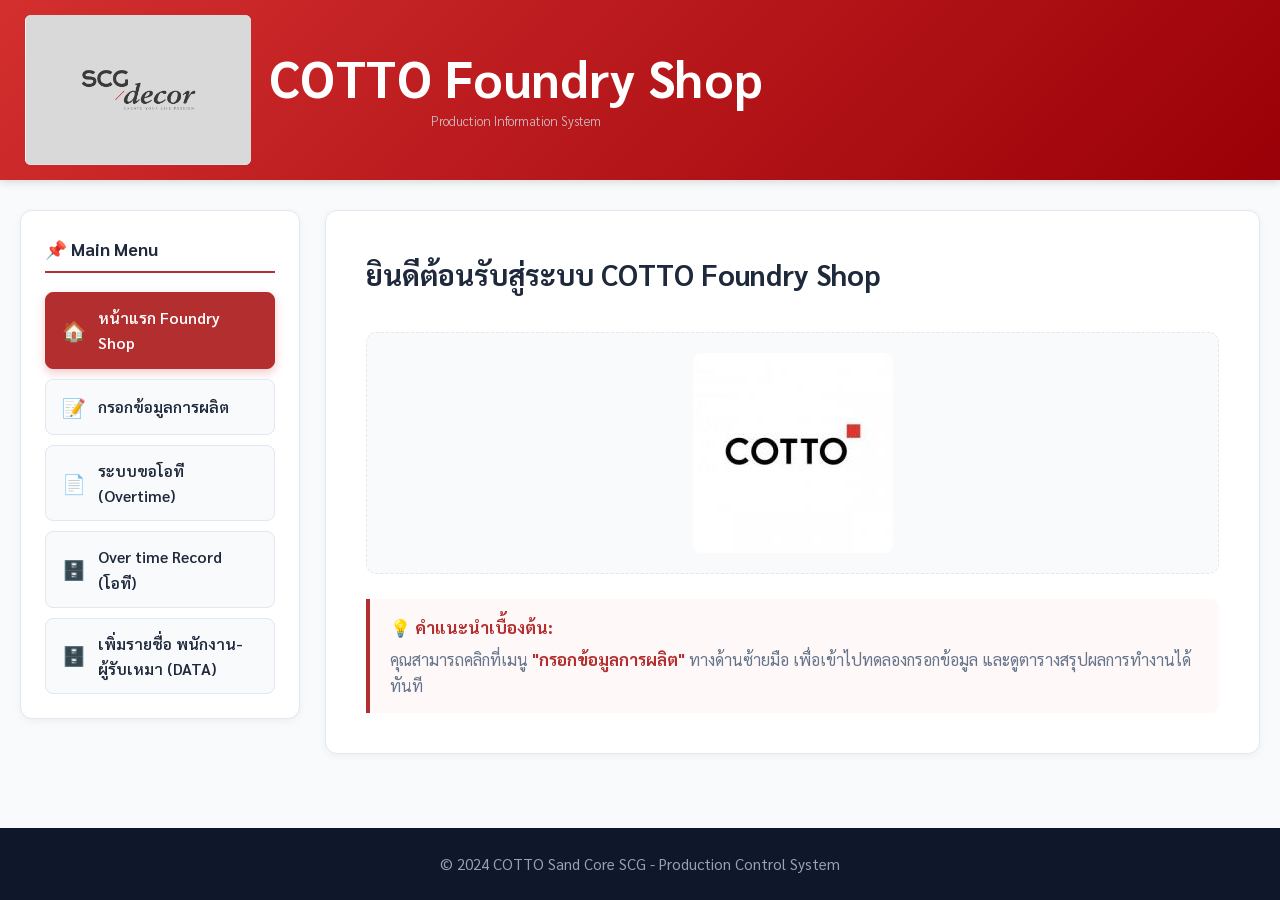
<file: index.html>
<!DOCTYPE html>
<html lang="th">

<head>
    <meta charset="UTF-8">
    <meta name="viewport" content="width=device-width, initial-scale=1.0">
    <title>COTTO Forming - หน้าหลัก</title>

    <!-- นำเข้าฟอนต์ Google Font (Sarabun) -->
    <link href="https://fonts.googleapis.com/css2?family=Sarabun:wght@300;400;500;600;700&display=swap" rel="stylesheet">
    
    <!-- เชื่อมโยงไฟล์ CSS -->
    <link rel="stylesheet" href="Index.css">

    <!-- สไตล์จัดวาง Logo และ Header (นำไปใส่ไว้ใน Index.css ได้เช่นกันครับ) -->
    <style>
        .main-header {
            background-color: #26364d;
            color: white;
            padding: 15px 25px;
            box-shadow: 0 2px 8px rgba(0,0,0,0.15);
        }

        .header-content {
            display: flex;
            align-items: center;
            gap: 18px; /* ระยะห่างระหว่างโลโก้กับข้อความ */
            max-width: 11200px;
            margin: 0 auto;
        }

        .header-logo {
            height: 150px; /* ปรับขนาดความสูงโลโก้ */
            width: auto;
            border-radius: 6px;
            background: #fff; /* ใส่พื้นหลังขาวให้โลโก้เด่นชัดขึ้น */
            padding: 0px 0px;
            object-fit: contain;
        }

        .header-text h2 {
            margin: 0;
            font-size: 50px;
            align-items: center;
            font-weight: 7000;
            line-height: 1.2;
            color: #ffffff;
        }

        .header-text p {
            margin: 3px 0 0 0;
            font-size: 13px;
            color: #d1d5db;
            font-weight: 300;
        }

        @media (max-width: 600px) {
            .header-content {
                flex-direction: column;
                text-align: center;
                gap: 8px;
            }
        }
    </style>
</head>

<body>

    <!-- HEADER -->
    <header class="main-header">
        <div class="header-content">
            <!-- โลโก้ SCG Decor ด้านซ้าย -->
            <img src="logo-social.jpg" alt="SCG Decor Logo" class="header-logo">
            
            <!-- ข้อความหัวเว็บ ด้านขวา -->
            <div class="header-text">
                <h2>COTTO Foundry Shop</h2>
                <p>Production Information System</p>
            </div>
        </div>
    </header>

    <!-- MAIN CONTAINER -->
    <section class="main-container">

        <!-- MENU (NAV) -->
        <nav class="sidebar-nav">
            <div class="menu-title">📌 Main Menu</div>
            <ul class="nav-list">
                <li>
                    <a href="index.html" class="nav-link active">
                        <span class="icon">🏠</span>
                        <span>หน้าแรก Foundry Shop</span>
                    </a>
                </li>
                <li>
                    <a href="Position.html" class="nav-link">
                        <span class="icon">📝</span>
                        <span>กรอกข้อมูลการผลิต</span>
                    </a>
                </li>
                <li>
                    <a href="กรอกชื่อ.html" class="nav-link">
                        <span class="icon">📄</span>
                        <span>ระบบขอโอที (Overtime)</span>
                    </a>
                </li>
                <li>
                    <a href="บันทึกข้อมูล.html" class="nav-link">
                        <span class="icon">🗄️</span>
                        <span>Over time Record (โอที)</span>
                    </a>
                </li>
                <li>
                    <a href="เพิ่มข้อมูลรายชื่อ.html" class="nav-link">
                        <span class="icon">🗄️</span>
                        <span>เพิ่มรายชื่อ พนักงาน-ผู้รับเหมา (DATA)</span>
                    </a>
                </li>
            </ul>
        </nav>

        <!-- ARTICLE (CONTENT AREA) -->
        <article class="content-area">
            <div class="welcome-card">
                <h1>ยินดีต้อนรับสู่ระบบ COTTO Foundry Shop</h1>
                
                <div class="logo-wrapper">
                    <img src="logo_cotto.jpg" alt="COTTO Sand Core - ภาพจำลองระบบ">
                </div>

                <div class="info-box">
                    <strong>💡 คำแนะนำเบื้องต้น:</strong> 
                    <p>คุณสามารถคลิกที่เมนู <strong>"กรอกข้อมูลการผลิต"</strong> ทางด้านซ้ายมือ เพื่อเข้าไปทดลองกรอกข้อมูล และดูตารางสรุปผลการทำงานได้ทันที</p>
                </div>
            </div>
        </article>

    </section>

    <!-- FOOTER -->
    <footer class="main-footer">
        <p>© 2024 COTTO Sand Core SCG - Production Control System</p>
    </footer>

</body>

</html>
</file>
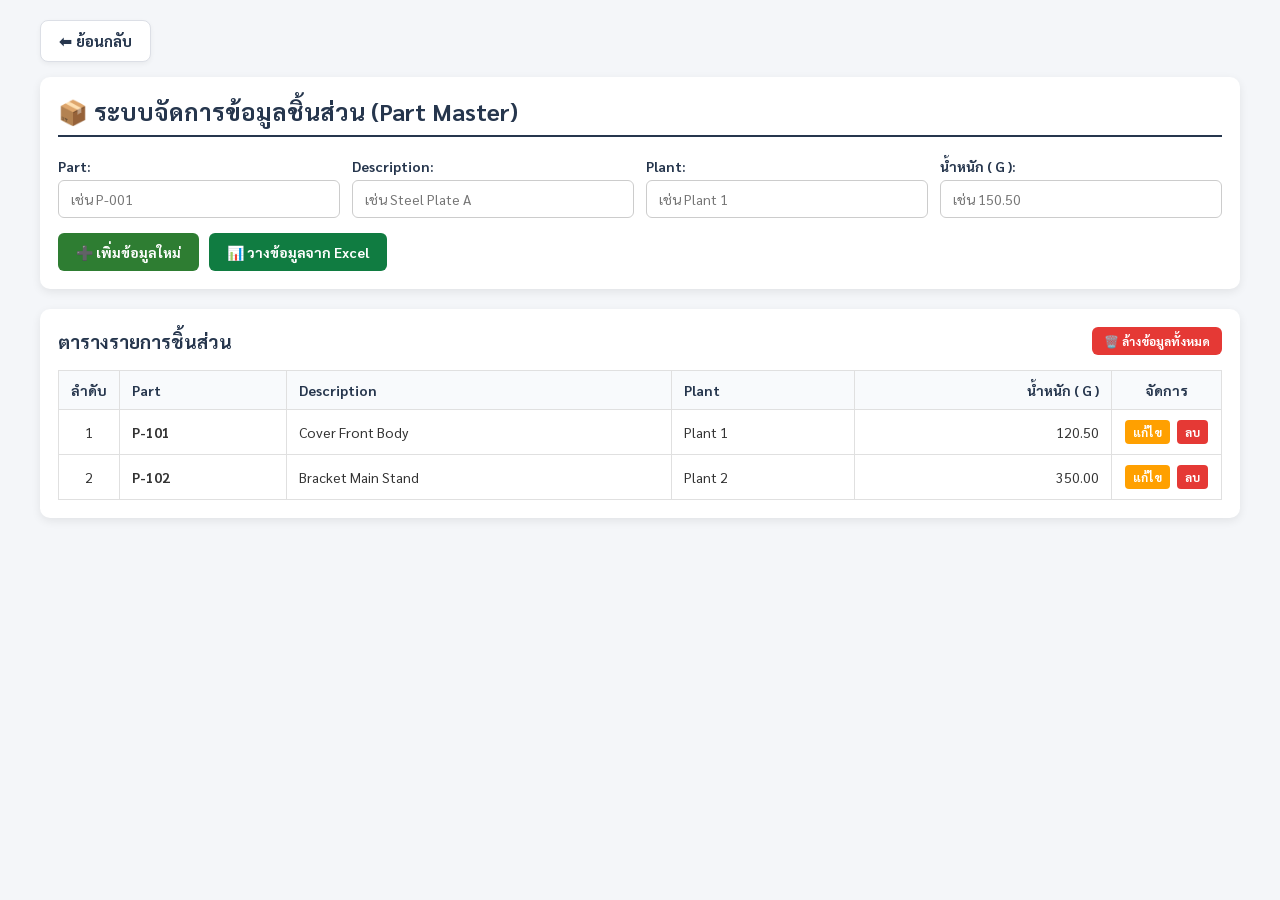
<file: Core Part.html>
<!DOCTYPE html>
<html lang="th">
<head>
    <meta charset="UTF-8">
    <meta name="viewport" content="width=device-width, initial-scale=1.0">
    <title>จัดการข้อมูลชิ้นส่วน (Part Master)</title>
    <link href="https://fonts.googleapis.com/css2?family=Sarabun:wght@300;400;600;700&display=swap" rel="stylesheet">
    <style>
        * { box-sizing: border-box; font-family: 'Sarabun', sans-serif; }
        body { background: #f4f6f9; margin: 0; padding: 20px; color: #333; }
        .container { max-width: 1200px; margin: 0 auto; }
        
        .card { 
            background: white; 
            padding: 20px; 
            border-radius: 12px; 
            box-shadow: 0 4px 10px rgba(0,0,0,0.05); 
            margin-bottom: 20px; 
        }
        
        h2 { margin-top: 0; color: #26364d; border-bottom: 2px solid #26364d; padding-bottom: 8px; }

        .form-grid { 
            display: grid; 
            grid-template-columns: repeat(auto-fit, minmax(200px, 1fr)); 
            gap: 12px; 
            margin-bottom: 15px; 
        }

        .form-group { display: flex; flex-direction: column; }
        label { font-weight: bold; margin-bottom: 5px; font-size: 14px; color: #26364d; }
        input { padding: 9px 12px; border: 1px solid #ccc; border-radius: 6px; font-size: 14px; }
        input:focus { border-color: #26364d; outline: none; }

        .btn-group { display: flex; gap: 10px; flex-wrap: wrap; }
        .btn { 
            border: none; 
            padding: 10px 18px; 
            border-radius: 6px; 
            cursor: pointer; 
            font-weight: bold; 
            font-size: 14px; 
            transition: 0.2s;
            display: inline-flex;
            align-items: center;
            gap: 6px;
        }
        
        .btn-add { background: #2e7d32; color: white; }
        .btn-add:hover { background: #1b5e20; }
        
        .btn-excel { background: #107c41; color: white; }
        .btn-excel:hover { background: #0b582e; }

        .btn-cancel { background: #757575; color: white; display: none; }
        .btn-cancel:hover { background: #616161; }

        /* Excel Paste Area */
        .excel-box {
            display: none;
            background: #f0fdf4;
            border: 2px dashed #107c41;
            padding: 15px;
            border-radius: 8px;
            margin-top: 15px;
        }
        .excel-box textarea {
            width: 100%;
            height: 120px;
            padding: 10px;
            border: 1px solid #ccc;
            border-radius: 6px;
            font-family: monospace;
            font-size: 13px;
            margin-bottom: 10px;
            resize: vertical;
        }
        .top-bar { display: flex; justify-content: space-between; margin-bottom: 15px; gap: 10px; flex-wrap: wrap; align-items: center; }

        .btn-link {
            background: #ffffff;
            color: #26364d;
            text-decoration: none;
            font-size: 0.95rem;
            font-weight: bold;
            padding: 10px 18px;
            border-radius: 8px;
            border: 1px solid #dcdfe6;
            box-shadow: 0 2px 5px rgba(0,0,0,0.05);
            transition: all 0.2s;
        }
        .btn-link:hover { background: #26364d; color: #ffffff; }

        .card {
            background: white;
            border-radius: 10px;
            padding: 18px;
            box-shadow: 0 3px 10px rgba(0,0,0,0.08);
            margin-bottom: 20px;
        }

        /* แถบควบคุมวันที่และปุ่มกด */
        .controls-bar {
            display: flex;
            justify-content: space-between;
            align-items: center;
            flex-wrap: wrap;
            gap: 15px;
            margin-bottom: 15px;
            background: #f8fafc;
            padding: 12px 15px;
            border-radius: 8px;
            border: 1px solid #e2e8f0;
        }

        /* Table */
        .table-wrapper { overflow-x: auto; margin-top: 15px; }
        table { width: 100%; border-collapse: collapse; min-width: 600px; background: white; }
        th, td { border: 1px solid #e0e0e0; padding: 10px 12px; font-size: 14px; }
        th { background: #f8fafc; color: #26364d; font-weight: bold; text-align: left; }
        th.center, td.center { text-align: center; }
        th.right, td.right { text-align: right; }
        
        tr:hover { background-color: #f1f5f9; }

        .btn-sm { padding: 4px 8px; font-size: 12px; border-radius: 4px; border: none; cursor: pointer; font-weight: bold; }
        .btn-edit { background: #ffa000; color: white; margin-right: 4px; }
        .btn-edit:hover { background: #ff8f00; }
        .btn-del { background: #e53935; color: white; }
        .btn-del:hover { background: #c62828; }
        
        .note { font-size: 12px; color: #666; margin-bottom: 8px; }
    </style>
</head>
<body>
<div class="container">
    <div class="top-bar">
        <a href="Position.html" class="btn-link">⬅ ย้อนกลับ</a>
    </div>
<div class="container">
    <div class="card">
        <h2>📦 ระบบจัดการข้อมูลชิ้นส่วน (Part Master)</h2>

        <!-- ฟอร์มเพิ่ม/แก้ไขข้อมูลทีละแถว -->
        <form id="partForm">
            <div class="form-grid">
                <div class="form-group">
                    <label>Part:</label>
                    <input type="text" id="partCode" required placeholder="เช่น P-001">
                </div>
                <div class="form-group">
                    <label>Description:</label>
                    <input type="text" id="partDesc" required placeholder="เช่น Steel Plate A">
                </div>
                <div class="form-group">
                    <label>Plant:</label>
                    <input type="text" id="partPlant" required placeholder="เช่น Plant 1">
                </div>
                <div class="form-group">
                    <label>น้ำหนัก ( G ):</label>
                    <input type="number" step="0.01" id="partWeight" required placeholder="เช่น 150.50">
                </div>
            </div>

            <div class="btn-group">
                <button type="submit" id="btnSubmit" class="btn btn-add">➕ เพิ่มข้อมูลใหม่</button>
                <button type="button" id="btnCancel" class="btn btn-cancel" onclick="cancelEdit()">❌ ยกเลิกแก้ไข</button>
                <button type="button" class="btn btn-excel" onclick="toggleExcelBox()">📊 วางข้อมูลจาก Excel</button>
            </div>
        </form>

        <!-- กล่องสำหรับ Copy/Paste จาก Excel -->
        <div id="excelBox" class="excel-box">
            <label style="color: #107c41;">📋 วางข้อมูลที่ก๊อปปี้มาจาก Excel (เรียงคอลัมน์: Part | Description | Plant | น้ำหนัก)</label>
            <p class="note">* ก๊อปปี้เซลล์จาก Excel แล้วกด Ctrl+V วางในช่องด้านล่างได้เลย ระบบจะแยกคอลัมน์ให้อัตโนมัติ</p>
            <textarea id="excelInput" placeholder="ตัวอย่างการวาง:&#10;P001	Steel Plate	Plant A	250&#10;P002	Rubber Ring	Plant B	12.5"></textarea>
            <button type="button" class="btn btn-excel" onclick="importExcelData()">💾 นำเข้าข้อมูลเข้าตาราง</button>
        </div>
    </div>

    <!-- ตารางแสดงข้อมูล -->
    <div class="card">
        <div style="display: flex; justify-content: space-between; align-items: center;">
            <h3 style="margin: 0; color: #26364d;">ตารางรายการชิ้นส่วน</h3>
            <button class="btn btn-del" style="padding: 6px 12px; font-size: 12px;" onclick="clearAllData()">🗑️ ล้างข้อมูลทั้งหมด</button>
        </div>
        
        <div class="table-wrapper">
            <table>
                <thead>
                    <tr>
                        <th style="width: 50px;" class="center">ลำดับ</th>
                        <th>Part</th>
                        <th>Description</th>
                        <th>Plant</th>
                        <th class="right">น้ำหนัก ( G )</th>
                        <th style="width: 110px;" class="center">จัดการ</th>
                    </tr>
                </thead>
                <tbody id="dataTable">
                    <!-- ข้อมูลจะถูกโหลดใส่ที่นี่ -->
                </tbody>
            </table>
        </div>
    </div>
</div>

<script>
    let editIndex = -1;

    // โหลดข้อมูลจาก LocalStorage หรือตั้งค่าเริ่มต้น
    let partsData = JSON.parse(localStorage.getItem('parts_master_data')) || [
        { part: 'P-101', desc: 'Cover Front Body', plant: 'Plant 1', weight: 120.5 },
        { part: 'P-102', desc: 'Bracket Main Stand', plant: 'Plant 2', weight: 350.0 }
    ];

    // ฟังก์ชันแสดงผลตาราง
    function renderTable() {
        const tbody = document.getElementById('dataTable');
        
        if (partsData.length === 0) {
            tbody.innerHTML = `<tr><td colspan="6" class="center" style="color:#888; padding: 20px;">ไม่มีข้อมูลในระบบ</td></tr>`;
            return;
        }

        tbody.innerHTML = partsData.map((item, index) => `
            <tr>
                <td class="center">${index + 1}</td>
                <td><strong>${escapeHtml(item.part)}</strong></td>
                <td>${escapeHtml(item.desc)}</td>
                <td>${escapeHtml(item.plant)}</td>
                <td class="right">${parseFloat(item.weight).toLocaleString('th-TH', { minimumFractionDigits: 2, maximumFractionDigits: 2 })}</td>
                <td class="center">
                    <button class="btn-sm btn-edit" onclick="editData(${index})">แก้ไข</button>
                    <button class="btn-sm btn-del" onclick="deleteData(${index})">ลบ</button>
                </td>
            </tr>
        `).join('');

        // บันทึกลง LocalStorage
        localStorage.setItem('parts_master_data', JSON.stringify(partsData));
    }

    // ฟังก์ชันป้องกัน XSS
    function escapeHtml(text) {
        if (!text) return '';
        return text.toString().replace(/&/g, "&amp;").replace(/</g, "&lt;").replace(/>/g, "&gt;").replace(/"/g, "&quot;");
    }

    // บันทึก หรือ อัปเดตข้อมูล single row
    document.getElementById('partForm').onsubmit = function(e) {
        e.preventDefault();
        
        const newData = {
            part: document.getElementById('partCode').value.trim(),
            desc: document.getElementById('partDesc').value.trim(),
            plant: document.getElementById('partPlant').value.trim(),
            weight: parseFloat(document.getElementById('partWeight').value) || 0
        };

        if (editIndex === -1) {
            partsData.push(newData);
        } else {
            partsData[editIndex] = newData;
            cancelEdit();
        }

        this.reset();
        renderTable();
    };

    // เข้าสู่โหมดแก้ไขข้อมูล
    function editData(index) {
        editIndex = index;
        const item = partsData[index];

        document.getElementById('partCode').value = item.part;
        document.getElementById('partDesc').value = item.desc;
        document.getElementById('partPlant').value = item.plant;
        document.getElementById('partWeight').value = item.weight;

        const btnSubmit = document.getElementById('btnSubmit');
        btnSubmit.textContent = '💾 อัปเดตข้อมูล';
        btnSubmit.style.backgroundColor = '#1976d2';
        document.getElementById('btnCancel').style.display = 'inline-flex';

        window.scrollTo({ top: 0, behavior: 'smooth' });
    }

    // ยกเลิกการแก้ไข
    function cancelEdit() {
        editIndex = -1;
        document.getElementById('partForm').reset();
        
        const btnSubmit = document.getElementById('btnSubmit');
        btnSubmit.textContent = '➕ เพิ่มข้อมูลใหม่';
        btnSubmit.style.backgroundColor = '#2e7d32';
        document.getElementById('btnCancel').style.display = 'none';
    }

    // ลบข้อมูลทีละรายการ
    function deleteData(index) {
        if (confirm('คุณต้องการลบรายการนี้ใช่หรือไม่?')) {
            if (editIndex === index) cancelEdit();
            partsData.splice(index, 1);
            renderTable();
        }
    }

    // เปิด/ปิดกล่องวาง Excel
    function toggleExcelBox() {
        const box = document.getElementById('excelBox');
        box.style.display = (box.style.display === 'block') ? 'none' : 'block';
    }

    // นำเข้าข้อมูลจากการวาง (Paste) แถวของ Excel
    function importExcelData() {
        const text = document.getElementById('excelInput').value.trim();
        if (!text) {
            alert('กรุณาวางข้อมูลจาก Excel ในช่องก่อนกดนำเข้า');
            return;
        }

        const lines = text.split('\n');
        let importedCount = 0;

        lines.forEach(line => {
            if (!line.trim()) return;
            
            // แยกคอลัมน์ด้วย Tab (\t) ซึ่งเป็นรูปแบบมาตรฐานการ Copy จาก Excel
            const cols = line.split('\t');

            if (cols.length >= 1 && cols[0].trim() !== '') {
                partsData.push({
                    part: cols[0] ? cols[0].trim() : '',
                    desc: cols[1] ? cols[1].trim() : '',
                    plant: cols[2] ? cols[2].trim() : '',
                    weight: cols[3] ? (parseFloat(cols[3].replace(/,/g, '').trim()) || 0) : 0
                });
                importedCount++;
            }
        });

        if (importedCount > 0) {
            alert(`นำเข้าข้อมูลเรียบร้อยแล้วจำนวน ${importedCount} รายการ`);
            document.getElementById('excelInput').value = '';
            toggleExcelBox();
            renderTable();
        } else {
            alert('ไม่สามารถนำเข้าข้อมูลได้ กรุณาตรวจสอบรูปแบบข้อมูล');
        }
    }

    // ล้างข้อมูลทั้งหมด
    function clearAllData() {
        if (confirm('คำเตือน: คุณต้องการลบข้อมูลทั้งหมดในตารางใช่หรือไม่?')) {
            partsData = [];
            cancelEdit();
            renderTable();
        }
    }

    // แสดงผลครั้งแรก
    renderTable();
</script>

</body>
</html>
</file>
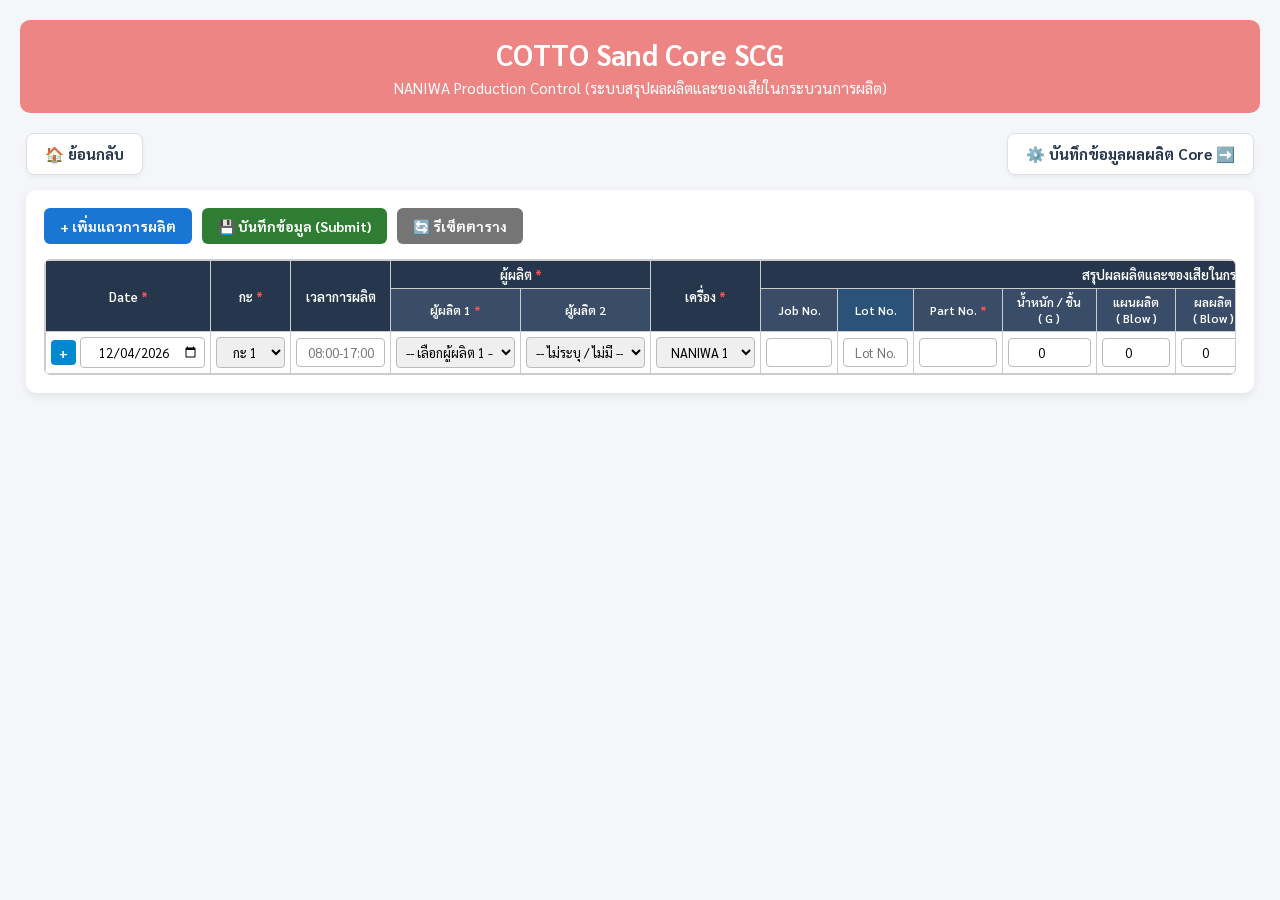
<file: core_record.html>
<!DOCTYPE html>
<html lang="th">

<head>
    <meta charset="UTF-8">
    <meta name="viewport" content="width=device-width, initial-scale=1.0">
    <title>NANIWA Production Control</title>
    <link href="https://fonts.googleapis.com/css2?family=Sarabun:wght@300;400;600;700&display=swap" rel="stylesheet">

    <style>
        * { box-sizing: border-box; font-family: 'Sarabun', sans-serif; }
        body { margin: 0; padding: 20px; background: #f4f6f9; color: #222; }

        header {
            background: #ed8585;
            color: white;
            padding: 15px 20px;
            text-align: center;
            border-radius: 10px;
            margin-bottom: 20px;
        }
        header h1 { margin: 0; font-size: 1.8rem; }
        header p { margin: 5px 0 0; font-size: 0.95rem; }

        .container { width: 99%; max-width: 1800px; margin: 0 auto; }

        .top-bar {
            display: flex;
            justify-content: space-between;
            align-items: center;
            margin-bottom: 15px;
            gap: 10px;
            flex-wrap: wrap;
        }

        .btn-link {
            background: #ffffff;
            color: #26364d;
            text-decoration: none;
            font-size: 0.95rem;
            font-weight: bold;
            padding: 10px 18px;
            border-radius: 8px;
            border: 1px solid #dcdfe6;
            box-shadow: 0 2px 5px rgba(0,0,0,0.05);
            transition: all 0.2s;
        }
        .btn-link:hover { background: #26364d; color: #ffffff; }

        .card {
            background: white;
            border-radius: 10px;
            padding: 18px;
            box-shadow: 0 3px 10px rgba(0,0,0,0.08);
            margin-bottom: 20px;
        }

        .button-area {
            display: flex;
            gap: 10px;
            margin-bottom: 15px;
            flex-wrap: wrap;
        }

        button {
            border: none;
            border-radius: 6px;
            padding: 9px 16px;
            cursor: pointer;
            font-size: 14px;
            font-weight: bold;
            transition: 0.2s;
        }
        .btn-add { background: #1976d2; color: white; }
        .btn-add:hover { background: #115293; }
        .btn-submit { background: #2e7d32; color: white; }
        .btn-submit:hover { background: #1b5e20; }
        .btn-reset { background: #757575; color: white; }
        .btn-reset:hover { background: #545454; }

        /* ปุ่ม + คัดลอกหน้าวันที่ */
        .btn-copy { 
            background: #0288d1; 
            color: white; 
            padding: 4px 8px; 
            font-size: 13px; 
            font-weight: bold;
            border-radius: 4px;
            cursor: pointer;
            flex-shrink: 0;
        }
        .btn-copy:hover { background: #01579b; }

        .btn-delete { background: #e53935; color: white; padding: 4px 8px; font-size: 12px; }
        .btn-delete:hover { background: #b71c1c; }

        /* จัดระเบียบเซลล์ที่มีปุ่ม + กับ วันที่ */
        .date-cell-container {
            display: flex;
            align-items: center;
            gap: 4px;
        }

        .table-wrapper { width: 100%; overflow-x: auto; border: 1px solid #ccc; border-radius: 6px; }
        table { width: 100%; min-width: 2500px; border-collapse: collapse; font-size: 13px; }
        
        th, td { border: 1px solid #ccc; padding: 5px; text-align: center; white-space: nowrap; }
        th { background: #26364d; color: white; font-weight: 600; }
        th.sub-head { background: #3a4d68; font-size: 12px; }
        
        tbody tr:nth-child(even) { background: #f9fbfd; }
        tbody tr:hover { background: #f0f4f9; }

        input, select {
            width: 100%;
            padding: 5px;
            border: 1px solid #bbb;
            border-radius: 4px;
            font-size: 13px;
            text-align: center;
        }
        input:focus, select:focus { outline: none; border-color: #1976d2; background-color: #fffff0; }
        input[readonly] { background-color: #f0f0f0; cursor: not-allowed; font-weight: bold; }

        .text-left { text-align: left !important; }
        .bad-text { color: #d32f2f; font-weight: bold; }
        .required-star { color: #ff5252; font-weight: bold; }
    </style>
</head>

<body>

    <header>
        <h1>COTTO Sand Core SCG</h1>
        <p>NANIWA Production Control (ระบบสรุปผลผลิตและของเสียในกระบวนการผลิต)</p>
    </header>

    <div class="container">
        <div class="top-bar">
            <a href="Position.html" class="btn-link">🏠 ย้อนกลับ</a>
            <a href="ข้อมูล Core.html" class="btn-link">⚙️ บันทึกข้อมูลผลผลิต Core ➡️</a>
        </div>

        <div class="card">
            <div class="button-area">
                <button class="btn-add" onclick="addRow()">+ เพิ่มแถวการผลิต</button>
                <button class="btn-submit" onclick="submitData()">💾 บันทึกข้อมูล (Submit)</button>
                <button class="btn-reset" onclick="resetTable()">🔄 รีเซ็ตตาราง</button>
            </div>

            <div class="table-wrapper">
                <table>
                    <thead>
                        <!-- หัวข้อหลัก (แถวที่ 1) -->
                        <tr>
                            <th rowspan="2" style="width: 140px;">Date <span class="required-star">*</span></th>
                            <th rowspan="2" style="width: 80px;">กะ <span class="required-star">*</span></th>
                            <th rowspan="2" style="width: 100px;">เวลาการผลิต</th>
                            <th colspan="2">ผู้ผลิต <span class="required-star">*</span></th>
                            <th rowspan="2" style="width: 110px;">เครื่อง <span class="required-star">*</span></th>
                            <th colspan="11">สรุปผลผลิตและของเสียในกระบวนการผลิต</th>
                            <th colspan="3">การตั้งค่าการผลิต</th>
                            <th colspan="5">การควบคุมการใช้วัตถุดิบ</th>
                            <th colspan="3">การควบคุมล็อตวัตถุดิบ</th>
                            <th rowspan="2" style="width: 60px;">ลบ</th>
                        </tr>
                        <!-- หัวข้อย่อย (แถวที่ 2) -->
                        <tr>
                            <!-- ผู้ผลิต -->
                            <th class="sub-head" style="width: 130px;">ผู้ผลิต 1 <span class="required-star">*</span></th>
                            <th class="sub-head" style="width: 130px;">ผู้ผลิต 2</th>

                            <!-- สรุปผลผลิต -->
                            <th class="sub-head">Job No.</th>
                            <th class="sub-head" style="background:#2b5278;">Lot No.</th>
                            <th class="sub-head">Part No. <span class="required-star">*</span></th>
                            <th class="sub-head">น้ำหนัก / ชิ้น<br>( G )</th>
                            <th class="sub-head">แผนผลิต<br>( Blow )</th>
                            <th class="sub-head">ผลผลิต<br>( Blow )</th>
                            <th class="sub-head">ผลผลิต<br>( Pcs. )</th>
                            <th class="sub-head">งานดี<br>( Blow )</th>
                            <th class="sub-head">งานดี<br>( Pcs. ) <span class="required-star">*</span></th>
                            <th class="sub-head">งานเสีย<br>( Pcs. ) <span class="required-star">*</span></th>
                            <th class="sub-head">งานเสีย<br>( % )</th>
                            
                            <!-- การตั้งค่าการผลิต -->
                            <th class="sub-head">อุณหภูมิ<br>แม่พิมพ์ ( C )</th>
                            <th class="sub-head">เวลาอบ<br>( Sec. )</th>
                            <th class="sub-head">แรงดันลม<br>( Mpa. )</th>
                            
                            <!-- การควบคุมการใช้วัตถุดิบ -->
                            <th class="sub-head">ทราย<br>( Kg. )</th>
                            <th class="sub-head">เรซิ่น<br>( G. )</th>
                            <th class="sub-head">ฮาร์ดเดน<br>เนอร์ ( G. )</th>
                            <th class="sub-head">% เรซิ่น<br>( % )</th>
                            <th class="sub-head">ความแข็ง<br>( Kg./f. )</th>

                            <!-- การควบคุมล็อตวัตถุดิบ -->
                            <th class="sub-head">ทราย</th>
                            <th class="sub-head">เรซิ่น</th>
                            <th class="sub-head">ฮาร์ดเดนเนอร์</th>
                        </tr>
                    </thead>

                    <tbody id="productionTableBody"></tbody>
                </table>
            </div>
        </div>
    </div>

    <script>
        // 1. ดึงข้อมูลรายชื่อผู้ผลิตจาก localStorage
        function getCorePersons() {
            const masterPersons = JSON.parse(localStorage.getItem('master_persons')) || [
                { id: '001', name: 'สมชาย', workSite: 'Core' },
                { id: '002', name: 'มานี', workSite: 'Core' },
                { id: '003', name: 'มานะ', workSite: 'Core' }
            ];

            const coreList = masterPersons.filter(p => 
                p.workSite && p.workSite.toLowerCase().includes('core')
            );

            return coreList.length > 0 ? coreList : masterPersons;
        }

        // 2. ดึงน้ำหนักชิ้นงานอัตโนมัติจาก Master Data เมื่อกรอก Part No.
        function lookupPartWeight(input) {
            const partNo = input.value.trim().toLowerCase();
            if (!partNo) return;

            const partsMaster = JSON.parse(localStorage.getItem('parts_master_data')) 
                            || JSON.parse(localStorage.getItem('core_parts_master')) 
                            || JSON.parse(localStorage.getItem('core_part_db')) 
                            || [];

            const matchedPart = partsMaster.find(item => {
                const pName = (item.part || item.partNo || item.code || '').toString().toLowerCase();
                return pName === partNo;
            });

            if (matchedPart) {
                const row = input.closest('tr');
                const weightInput = row.querySelector('.weight-g');
                if (weightInput) {
                    const weightVal = matchedPart.weight || matchedPart.weightG || matchedPart.partWeight || 0;
                    weightInput.value = weightVal;
                }
            }
        }

        // 3. ฟังก์ชันเพิ่มแถวใหม่
        function addRow() {
            const tbody = document.getElementById("productionTableBody");
            const tr = document.createElement("tr");

            const persons = getCorePersons();
            let personOptions1 = `<option value="">-- เลือกผู้ผลิต 1 --</option>`;
            let personOptions2 = `<option value="">-- ไม่ระบุ / ไม่มี --</option>`;
            persons.forEach(p => {
                personOptions1 += `<option value="${p.name}">${p.name}</option>`;
                personOptions2 += `<option value="${p.name}">${p.name}</option>`;
            });

            const today = new Date().toISOString().split('T')[0];

            tr.innerHTML = `
                <td>
                    <div class="date-cell-container">
                        <button type="button" class="btn-copy" onclick="copyRow(this)" title="คัดลอกข้อมูลแถวนี้">+</button>
                        <input type="date" class="prod-date" value="${today}">
                    </div>
                </td>
                <td>
                    <select class="prod-shift">
                        <option value="กะ 1">กะ 1</option>
                        <option value="กะ 2">กะ 2</option>
                        <option value="กะ 3">กะ 3</option>
                    </select>
                </td>
                <td><input type="text" class="prod-time" placeholder="08:00-17:00"></td>
                <td><select class="prod-operator-1">${personOptions1}</select></td>
                <td><select class="prod-operator-2">${personOptions2}</select></td>
                <td>
                    <select class="prod-machine">
                        <option value="NANIWA 1">NANIWA 1</option>
                        <option value="NANIWA 2">NANIWA 2</option>
                        <option value="NANIWA 3">NANIWA 3</option>
                        <option value="NANIWA 4">NANIWA 4</option>
                        <option value="NANIWA 5">NANIWA 5</option>
                        <option value="NANIWA 6">NANIWA 6</option>
                        <option value="NANIWA 7">NANIWA 7</option>
                        <option value="NANIWA 8">NANIWA 8</option>
                    </select>
                </td>

                <!-- สรุปผลผลิตและของเสีย -->
                <td><input type="text" class="job-no"></td>
                <td><input type="text" class="lot-no" placeholder="Lot No."></td>
                <td><input type="text" class="part-no" oninput="lookupPartWeight(this)"></td>
                <td><input type="number" step="any" class="weight-g" value="0"></td>
                <td><input type="number" class="plan-blow" value="0"></td>
                <td><input type="number" class="act-blow" value="0"></td>
                <td><input type="number" class="act-pcs" value="0" oninput="calculateRow(this)"></td>
                <td><input type="number" class="good-blow" value="0"></td>
                <td><input type="number" class="good-pcs" value="" placeholder="0" oninput="calculateRow(this)"></td>
                <td><input type="number" class="bad-pcs" value="" placeholder="0" oninput="calculateRow(this)"></td>
                <td><input type="text" class="bad-percent bad-text" readonly value="0.00%"></td>

                <!-- การตั้งค่าการผลิต -->
                <td><input type="number" step="any" class="temp-mold"></td>
                <td><input type="number" step="any" class="bake-time"></td>
                <td><input type="number" step="any" class="air-press"></td>

                <!-- การควบคุมใช้วัตถุดิบ -->
                <td><input type="number" step="any" class="sand-kg"></td>
                <td><input type="number" step="any" class="resin-g"></td>
                <td><input type="number" step="any" class="hardener-g"></td>
                <td><input type="number" step="any" class="resin-percent"></td>
                <td><input type="number" step="any" class="hardness"></td>

                <!-- การควบคุมล็อตวัตถุดิบ -->
                <td><input type="text" class="lot-sand"></td>
                <td><input type="text" class="lot-resin"></td>
                <td><input type="text" class="lot-hardener"></td>

                <td>
                    <button class="btn-delete" onclick="deleteRow(this)" title="ลบแถวนี้">ลบ</button>
                </td>
            `;

            tbody.appendChild(tr);
            return tr;
        }

        // 4. ฟังก์ชันคัดลอกข้อมูลจากแถวที่กดปุ่ม +
        function copyRow(btn) {
            const sourceTr = btn.closest("tr");
            
            const newTr = addRow(); 

            const sourceInputs = sourceTr.querySelectorAll("input, select");
            const newInputs = newTr.querySelectorAll("input, select");

            sourceInputs.forEach((input, index) => {
                newInputs[index].value = input.value;
            });

            const badPcsInput = newTr.querySelector(".bad-pcs");
            if (badPcsInput) calculateRow(badPcsInput);
        }

        // 5. คำนวณ % งานเสียอัตโนมัติเมื่อกรอกข้อมูล
        function calculateRow(element) {
            const row = element.closest("tr");
            const actPcs = parseFloat(row.querySelector(".act-pcs").value) || 0;
            const badPcs = parseFloat(row.querySelector(".bad-pcs").value) || 0;

            let badPercent = 0;
            if (actPcs > 0) {
                badPercent = (badPcs / actPcs) * 100;
            }

            row.querySelector(".bad-percent").value = badPercent.toFixed(2) + "%";
        }

        function deleteRow(btn) {
            const rows = document.querySelectorAll("#productionTableBody tr");
            if (rows.length <= 1) {
                alert("ต้องมีตารางอย่างน้อย 1 แถว");
                return;
            }
            btn.closest("tr").remove();
        }

        function resetTable() {
            if (confirm("คุณต้องการล้างข้อมูลทั้งหมดในตารางใช่หรือไม่?")) {
                document.getElementById("productionTableBody").innerHTML = "";
                addRow();
            }
        }

        // 6. บันทึกข้อมูลลง LocalStorage พร้อมการตรวจสอบฟิลด์บังคับ
        function submitData() {
            const rows = document.querySelectorAll("#productionTableBody tr");
            const records = [];

            for (let i = 0; i < rows.length; i++) {
                const row = rows[i];
                
                const dateVal = row.querySelector(".prod-date").value.trim();
                const shiftVal = row.querySelector(".prod-shift").value.trim();
                const op1Val = row.querySelector(".prod-operator-1").value.trim();
                const op2Val = row.querySelector(".prod-operator-2").value.trim();
                const machineVal = row.querySelector(".prod-machine").value.trim();
                const partNoVal = row.querySelector(".part-no").value.trim();
                const goodPcsVal = row.querySelector(".good-pcs").value.trim();
                const badPcsVal = row.querySelector(".bad-pcs").value.trim();

                // ตรวจสอบช่องที่บังคับกรอก
                const missingFields = [];
                if (!dateVal) missingFields.push("วันที่");
                if (!shiftVal) missingFields.push("กะ");
                if (!op1Val) missingFields.push("ผู้ผลิต 1");
                if (!machineVal) missingFields.push("เครื่อง");
                if (!partNoVal) missingFields.push("Part No.");
                if (goodPcsVal === "") missingFields.push("งานดี (Pcs.)");
                if (badPcsVal === "") missingFields.push("งานเสีย (Pcs.)");

                // หากมีข้อมูลบังคับขาดหายไป แสดง Alert และยกเลิกการบันทึก
                if (missingFields.length > 0) {
                    alert(`⚠️ กรุณากรอกข้อมูลให้ครบถ้วนในแถวที่ ${i + 1}:\n- ${missingFields.join('\n- ')}`);
                    return;
                }

                records.push({
                    date: dateVal,
                    shift: shiftVal,
                    time: row.querySelector(".prod-time").value,
                    operator1: op1Val,
                    operator2: op2Val,
                    machine: machineVal,
                    jobNo: row.querySelector(".job-no").value,
                    lotNo: row.querySelector(".lot-no").value,
                    partNo: partNoVal,
                    weightG: row.querySelector(".weight-g").value,
                    planBlow: row.querySelector(".plan-blow").value,
                    actBlow: row.querySelector(".act-blow").value,
                    actPcs: row.querySelector(".act-pcs").value,
                    goodBlow: row.querySelector(".good-blow").value,
                    goodPcs: goodPcsVal,
                    badPcs: badPcsVal,
                    badPercent: row.querySelector(".bad-percent").value,
                    tempMold: row.querySelector(".temp-mold").value,
                    bakeTime: row.querySelector(".bake-time").value,
                    airPress: row.querySelector(".air-press").value,
                    sandKg: row.querySelector(".sand-kg").value,
                    resinG: row.querySelector(".resin-g").value,
                    hardenerG: row.querySelector(".hardener-g").value,
                    resinPercent: row.querySelector(".resin-percent").value,
                    hardness: row.querySelector(".hardness").value,
                    lotSand: row.querySelector(".lot-sand").value,
                    lotResin: row.querySelector(".lot-resin").value,
                    lotHardener: row.querySelector(".lot-hardener").value
                });
            }

            const db = JSON.parse(localStorage.getItem("naniwa_production_db") || "[]");
            db.push({ id: Date.now(), savedAt: new Date().toLocaleString("th-TH"), items: records });
            localStorage.setItem("naniwa_production_db", JSON.stringify(db));

            alert(`บันทึกข้อมูลการผลิตเรียบร้อยแล้ว! (สำเร็จ ${records.length} รายการ)`);
        }

        // เริ่มต้นสร้าง 3 แถวแรก
        addRow();
    </script>

</body>

</html>
</file>
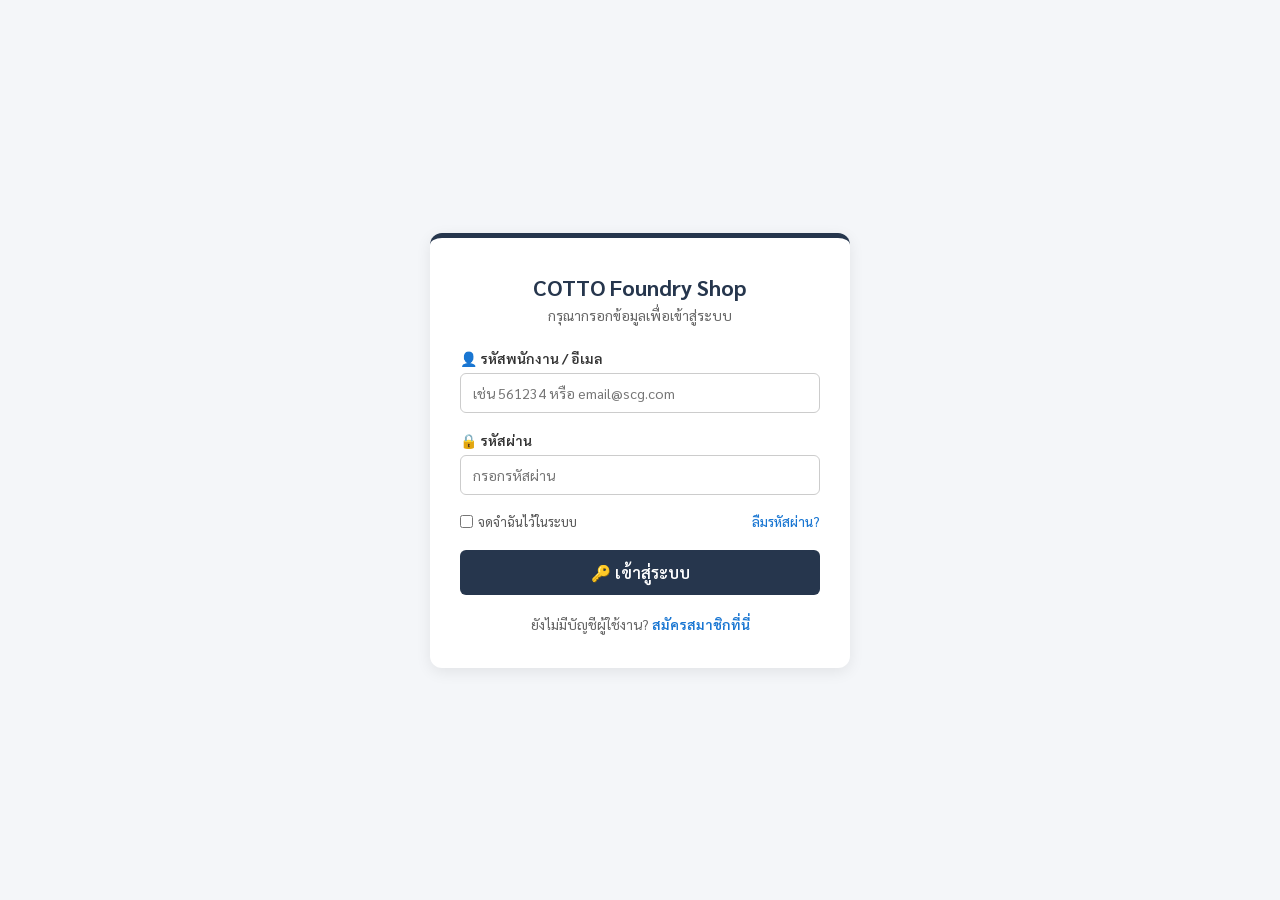
<file: login.html>
<!DOCTYPE html>
<html lang="th">

<head>
    <meta charset="UTF-8">
    <meta name="viewport" content="width=device-width, initial-scale=1.0">
    <title>เข้าสู่ระบบ - COTTO Foundry Shop</title>
    <link href="https://fonts.googleapis.com/css2?family=Sarabun:wght@300;400;500;600;700&display=swap" rel="stylesheet">
    <style>
        * { box-sizing: border-box; font-family: 'Sarabun', sans-serif; margin: 0; padding: 0; }
        body { background: #f4f6f9; display: flex; justify-content: center; align-items: center; min-height: 100vh; padding: 20px; }
        .auth-card { background: white; padding: 35px 30px; border-radius: 12px; box-shadow: 0 4px 15px rgba(0,0,0,0.08); width: 100%; max-width: 420px; border-top: 5px solid #26364d; }
        .auth-header { text-align: center; margin-bottom: 25px; }
        .auth-header h2 { color: #26364d; font-size: 22px; font-weight: 700; margin-bottom: 5px; }
        .auth-header p { color: #666; font-size: 14px; }
        .form-group { margin-bottom: 18px; }
        .form-group label { display: block; font-size: 14px; font-weight: 600; color: #333; margin-bottom: 6px; }
        .form-group input { width: 100%; padding: 10px 12px; border: 1px solid #ccc; border-radius: 6px; font-size: 14px; outline: none; transition: border-color 0.2s; }
        .form-group input:focus { border-color: #26364d; }
        .form-options { display: flex; justify-content: space-between; align-items: center; font-size: 13px; margin-bottom: 20px; }
        .form-options label { color: #555; cursor: pointer; display: flex; align-items: center; gap: 5px; }
        .form-options a { color: #1976d2; text-decoration: none; font-weight: 500; }
        .form-options a:hover { text-decoration: underline; }
        .btn-submit { width: 100%; background: #26364d; color: white; border: none; padding: 12px; border-radius: 6px; font-size: 16px; font-weight: 600; cursor: pointer; transition: background 0.2s; }
        .btn-submit:hover { background: #1a2536; }
        .auth-footer { text-align: center; margin-top: 20px; font-size: 14px; color: #666; }
        .auth-footer a { color: #1976d2; text-decoration: none; font-weight: 600; }
        .auth-footer a:hover { text-decoration: underline; }
    </style>
</head>

<body>

    <div class="auth-card">
        <div class="auth-header">
            <h2>COTTO Foundry Shop</h2> 
            <p>กรุณากรอกข้อมูลเพื่อเข้าสู่ระบบ</p>
        </div>

        <form action="index.html" method="GET">
            <div class="form-group">
                <label for="username">👤 รหัสพนักงาน / อีเมล</label>
                <input type="text" id="username" name="username" placeholder="เช่น 561234 หรือ email@scg.com" required>
            </div>

            <div class="form-group">
                <label for="password">🔒 รหัสผ่าน</label>
                <input type="password" id="password" name="password" placeholder="กรอกรหัสผ่าน" required>
            </div>

            <div class="form-options">
                <label><input type="checkbox" name="remember"> จดจำฉันไว้ในระบบ</label>
                <a href="forgot-password.html">ลืมรหัสผ่าน?</a>
            </div>

            <button type="submit" class="btn-submit">🔑 เข้าสู่ระบบ</button>
        </form>

        <div class="auth-footer">
            ยังไม่มีบัญชีผู้ใช้งาน? <a href="register.html">สมัครสมาชิกที่นี่</a>
        </div>
    </div>

</body>

</html>
</file>
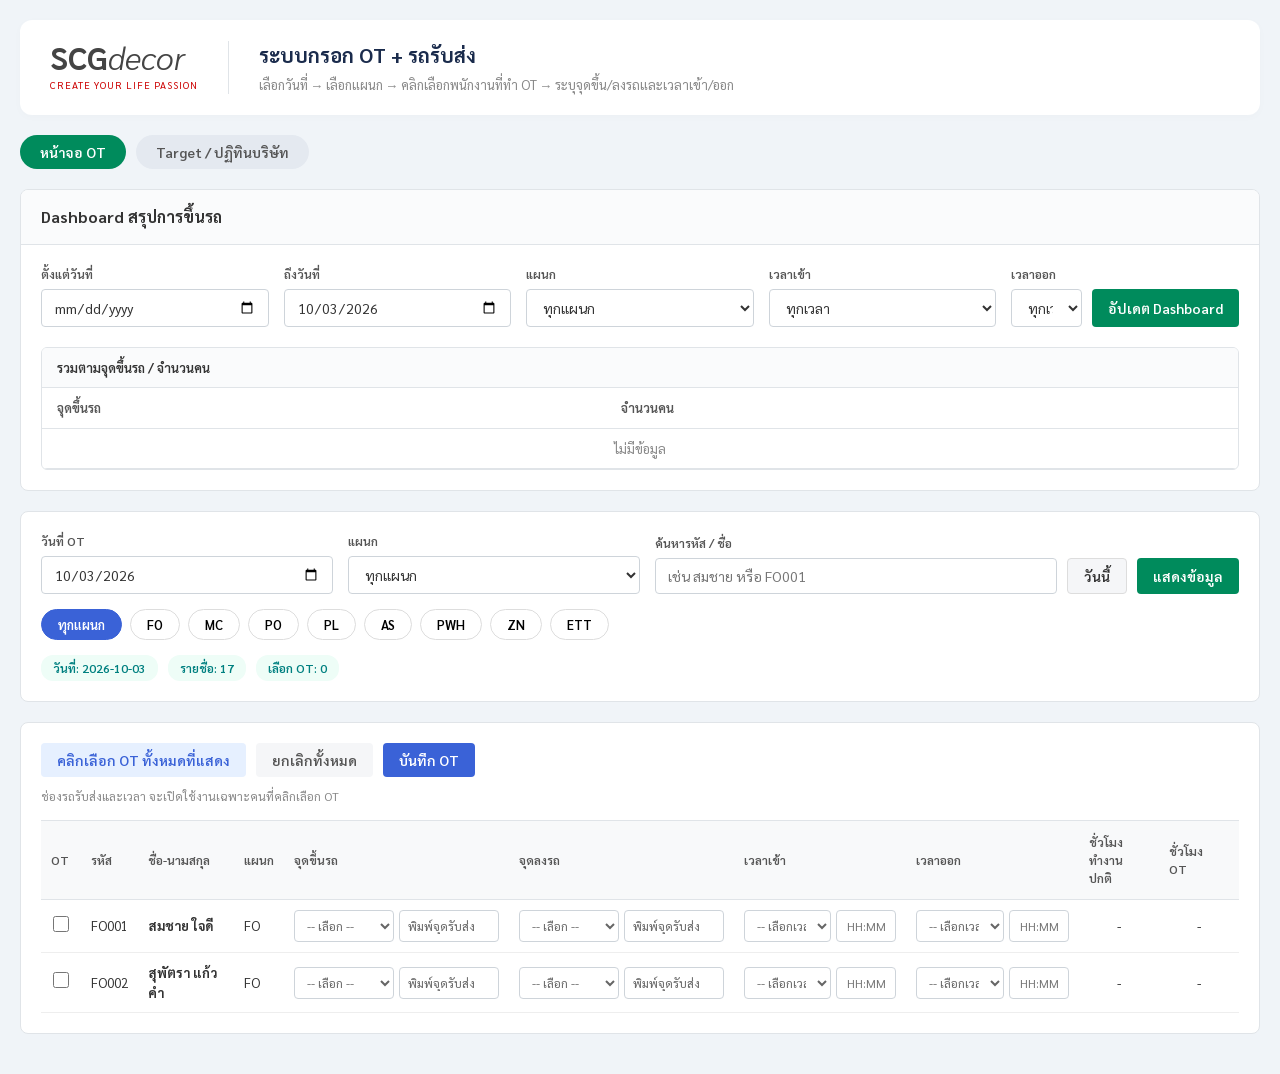
<file: OT.html>
<!DOCTYPE html>
<html lang="th">
<head>
    <meta charset="UTF-8">
    <meta name="viewport" content="width=device-width, initial-scale=1.0">
    <title>ระบบกรอก OT + รถรับส่ง</title>
    <link rel="stylesheet" href="OT.css">
    <!-- ใช้ฟอนต์ Google Fonts เพื่อความสวยงาม (คล้ายต้นฉบับ) -->
    <link href="https://fonts.googleapis.com/css2?family=Sarabun:wght@300;400;500;600;700&display=swap" rel="stylesheet">
</head>
<body>

    <div class="container">

        <!-- Header Section -->
        <header class="header-card">
            <div class="logo-area">
                <h1>SCG<span>decor</span></h1>
                <span class="slogan">CREATE YOUR LIFE PASSION</span>
            </div>
            <div class="header-text">
                <h2>ระบบกรอก OT + รถรับส่ง</h2>
                <p>เลือกวันที่ &rarr; เลือกแผนก &rarr; คลิกเลือกพนักงานที่ทำ OT &rarr; ระบุจุดขึ้น/ลงรถและเวลาเข้า/ออก</p>
            </div>
        </header>

        <!-- Navigation Tabs -->
        <div class="nav-tabs">
            <button class="tab-btn active">หน้าจอ OT</button>
            <button class="tab-btn">Target / ปฏิทินบริษัท</button>
        </div>

        <!-- Section 1: Dashboard -->
        <section class="card">
            <h3 class="card-title">Dashboard สรุปการขึ้นรถ</h3>
            <div class="card-body">
                <div class="form-row grid-5">
                    <div class="form-group">
                        <label>ตั้งแต่วันที่</label>
                        <input type="date" class="form-control" placeholder="mm/dd/yyyy">
                    </div>
                    <div class="form-group">
                        <label>ถึงวันที่</label>
                        <input type="date" class="form-control" value="2026-10-03">
                    </div>
                    <div class="form-group">
                        <label>แผนก</label>
                        <select class="form-control">
                            <option>ทุกแผนก</option>
                        </select>
                    </div>
                    <div class="form-group">
                        <label>เวลาเข้า</label>
                        <select class="form-control">
                            <option>ทุกเวลา</option>
                        </select>
                    </div>
                    <div class="form-group">
                        <label>เวลาออก</label>
                        <div class="input-with-btn">
                            <select class="form-control">
                                <option>ทุกเวลา</option>
                            </select>
                            <button class="btn btn-green">อัปเดต Dashboard</button>
                        </div>
                    </div>
                </div>

                <div class="sub-table-container">
                    <div class="sub-table-header">รวมตามจุดขึ้นรถ / จำนวนคน</div>
                    <table class="sub-table">
                        <thead>
                            <tr>
                                <th>จุดขึ้นรถ</th>
                                <th>จำนวนคน</th>
                            </tr>
                        </thead>
                        <tbody>
                            <tr>
                                <td colspan="2" class="text-center text-muted">ไม่มีข้อมูล</td>
                            </tr>
                        </tbody>
                    </table>
                </div>
            </div>
        </section>

        <!-- Section 2: Filter Data -->
        <section class="card">
            <div class="card-body pb-0">
                <div class="form-row">
                    <div class="form-group" style="flex: 1;">
                        <label>วันที่ OT</label>
                        <input type="date" class="form-control" value="2026-10-03">
                    </div>
                    <div class="form-group" style="flex: 1;">
                        <label>แผนก</label>
                        <select class="form-control">
                            <option>ทุกแผนก</option>
                        </select>
                    </div>
                    <div class="form-group" style="flex: 2;">
                        <label>ค้นหารหัส / ชื่อ</label>
                        <div class="input-with-btn">
                            <input type="text" class="form-control" placeholder="เช่น สมชาย หรือ FO001">
                            <button class="btn btn-light">วันนี้</button>
                            <button class="btn btn-green">แสดงข้อมูล</button>
                        </div>
                    </div>
                </div>

                <div class="filter-pills mt-3">
                    <button class="pill active">ทุกแผนก</button>
                    <button class="pill">FO</button>
                    <button class="pill">MC</button>
                    <button class="pill">PO</button>
                    <button class="pill">PL</button>
                    <button class="pill">AS</button>
                    <button class="pill">PWH</button>
                    <button class="pill">ZN</button>
                    <button class="pill">ETT</button>
                </div>

                <div class="summary-pills mt-3">
                    <span class="summary-pill">วันที่: 2026-10-03</span>
                    <span class="summary-pill">รายชื่อ: 17</span>
                    <span class="summary-pill">เลือก OT: 0</span>
                </div>
            </div>
        </section>

        <!-- Section 3: Data Table -->
        <section class="card">
            <div class="card-body table-section">
                <div class="table-actions">
                    <button class="btn btn-light-blue">คลิกเลือก OT ทั้งหมดที่แสดง</button>
                    <button class="btn btn-light-gray">ยกเลิกทั้งหมด</button>
                    <button class="btn btn-blue">บันทึก OT</button>
                </div>
                <p class="helper-text mt-2 mb-3 text-muted">ช่องรถรับส่งและเวลา จะเปิดใช้งานเฉพาะคนที่คลิกเลือก OT</p>

                <div class="table-responsive">
                    <table class="main-table">
                        <thead>
                            <tr>
                                <th width="40">OT</th>
                                <th>รหัส</th>
                                <th>ชื่อ-นามสกุล</th>
                                <th>แผนก</th>
                                <th>จุดขึ้นรถ</th>
                                <th>จุดลงรถ</th>
                                <th>เวลาเข้า</th>
                                <th>เวลาออก</th>
                                <th width="80" class="text-center">ชั่วโมงทำงาน<br>ปกติ</th>
                                <th width="80" class="text-center">ชั่วโมง<br>OT</th>
                            </tr>
                        </thead>
                        <tbody>
                            <!-- Row 1 -->
                            <tr>
                                <td class="text-center"><input type="checkbox"></td>
                                <td>FO001</td>
                                <td><b>สมชาย ใจดี</b></td>
                                <td>FO</td>
                                <td>
                                    <div class="flex-inputs">
                                        <select class="form-control input-sm"><option>-- เลือก --</option></select>
                                        <input type="text" class="form-control input-sm" value="พิมพ์จุดรับส่ง">
                                    </div>
                                </td>
                                <td>
                                    <div class="flex-inputs">
                                        <select class="form-control input-sm"><option>-- เลือก --</option></select>
                                        <input type="text" class="form-control input-sm" value="พิมพ์จุดรับส่ง">
                                    </div>
                                </td>
                                <td>
                                    <div class="flex-inputs">
                                        <select class="form-control input-sm"><option>-- เลือกเวลา --</option></select>
                                        <input type="text" class="form-control input-sm time-input" placeholder="HH:MM">
                                    </div>
                                </td>
                                <td>
                                    <div class="flex-inputs">
                                        <select class="form-control input-sm"><option>-- เลือกเวลา --</option></select>
                                        <input type="text" class="form-control input-sm time-input" placeholder="HH:MM">
                                    </div>
                                </td>
                                <td class="text-center">-</td>
                                <td class="text-center">-</td>
                            </tr>
                            <!-- Row 2 -->
                            <tr>
                                <td class="text-center"><input type="checkbox"></td>
                                <td>FO002</td>
                                <td><b>สุพัตรา แก้วคำ</b></td>
                                <td>FO</td>
                                <td>
                                    <div class="flex-inputs">
                                        <select class="form-control input-sm"><option>-- เลือก --</option></select>
                                        <input type="text" class="form-control input-sm" value="พิมพ์จุดรับส่ง">
                                    </div>
                                </td>
                                <td>
                                    <div class="flex-inputs">
                                        <select class="form-control input-sm"><option>-- เลือก --</option></select>
                                        <input type="text" class="form-control input-sm" value="พิมพ์จุดรับส่ง">
                                    </div>
                                </td>
                                <td>
                                    <div class="flex-inputs">
                                        <select class="form-control input-sm"><option>-- เลือกเวลา --</option></select>
                                        <input type="text" class="form-control input-sm time-input" placeholder="HH:MM">
                                    </div>
                                </td>
                                <td>
                                    <div class="flex-inputs">
                                        <select class="form-control input-sm"><option>-- เลือกเวลา --</option></select>
                                        <input type="text" class="form-control input-sm time-input" placeholder="HH:MM">
                                    </div>
                                </td>
                                <td class="text-center">-</td>
                                <td class="text-center">-</td>
                            </tr>
                        </tbody>
                    </table>
                </div>
            </div>
        </section>

    </div>

</body>
</html>
</file>
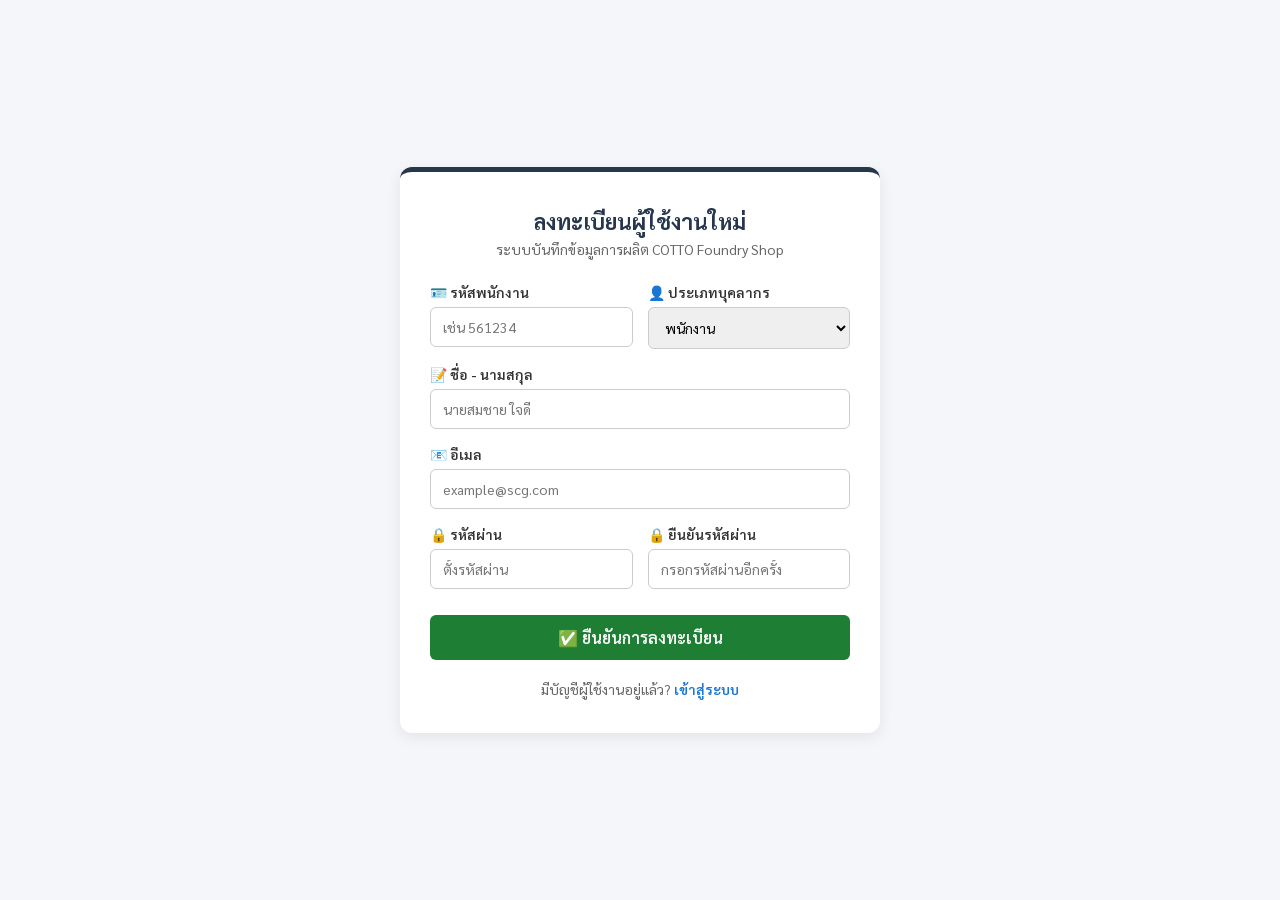
<file: register.html>
<!DOCTYPE html>
<html lang="th">

<head>
    <meta charset="UTF-8">
    <meta name="viewport" content="width=device-width, initial-scale=1.0">
    <title>สมัครสมาชิก - COTTO Foundry Shop</title>
    <link href="https://fonts.googleapis.com/css2?family=Sarabun:wght@300;400;500;600;700&display=swap" rel="stylesheet">
    <style>
        * { box-sizing: border-box; font-family: 'Sarabun', sans-serif; margin: 0; padding: 0; }
        body { background: #f4f6f9; display: flex; justify-content: center; align-items: center; min-height: 100vh; padding: 30px 20px; }
        .auth-card { background: white; padding: 35px 30px; border-radius: 12px; box-shadow: 0 4px 15px rgba(0,0,0,0.08); width: 100%; max-width: 480px; border-top: 5px solid #26364d; }
        .auth-header { text-align: center; margin-bottom: 25px; }
        .auth-header h2 { color: #26364d; font-size: 22px; font-weight: 700; margin-bottom: 5px; }
        .auth-header p { color: #666; font-size: 14px; }
        .form-row { display: flex; gap: 15px; }
        .form-group { margin-bottom: 16px; flex: 1; }
        .form-group label { display: block; font-size: 14px; font-weight: 600; color: #333; margin-bottom: 6px; }
        .form-group input, .form-group select { width: 100%; padding: 10px 12px; border: 1px solid #ccc; border-radius: 6px; font-size: 14px; outline: none; transition: border-color 0.2s; }
        .form-group input:focus, .form-group select:focus { border-color: #26364d; }
        .btn-submit { width: 100%; background: #1e7e34; color: white; border: none; padding: 12px; border-radius: 6px; font-size: 16px; font-weight: 600; cursor: pointer; transition: background 0.2s; margin-top: 10px; }
        .btn-submit:hover { background: #145523; }
        .auth-footer { text-align: center; margin-top: 20px; font-size: 14px; color: #666; }
        .auth-footer a { color: #1976d2; text-decoration: none; font-weight: 600; }
        .auth-footer a:hover { text-decoration: underline; }
    </style>
</head>

<body>

    <div class="auth-card">
        <div class="auth-header">
            <h2>ลงทะเบียนผู้ใช้งานใหม่</h2>
            <p>ระบบบันทึกข้อมูลการผลิต COTTO Foundry Shop</p>
        </div>

        <form action="login.html" method="GET">
            <div class="form-row">
                <div class="form-group">
                    <label for="empId">🪪 รหัสพนักงาน</label>
                    <input type="text" id="empId" name="empId" placeholder="เช่น 561234" required>
                </div>
                <div class="form-group">
                    <label for="empType">👤 ประเภทบุคลากร</label>
                    <select id="empType" name="empType" required>
                        <option value="พนักงาน">พนักงาน</option>
                        <option value="ผู้รับเหมา">ผู้รับเหมา</option>
                    </select>
                </div>
            </div>

            <div class="form-group">
                <label for="fullname">📝 ชื่อ - นามสกุล</label>
                <input type="text" id="fullname" name="fullname" placeholder="นายสมชาย ใจดี" required>
            </div>

            <div class="form-group">
                <label for="email">📧 อีเมล</label>
                <input type="email" id="email" name="email" placeholder="example@scg.com" required>
            </div>

            <div class="form-row">
                <div class="form-group">
                    <label for="password">🔒 รหัสผ่าน</label>
                    <input type="password" id="password" name="password" placeholder="ตั้งรหัสผ่าน" required>
                </div>
                <div class="form-group">
                    <label for="confirmPassword">🔒 ยืนยันรหัสผ่าน</label>
                    <input type="password" id="confirmPassword" name="confirmPassword" placeholder="กรอกรหัสผ่านอีกครั้ง" required>
                </div>
            </div>

            <button type="submit" class="btn-submit">✅ ยืนยันการลงทะเบียน</button>
        </form>

        <div class="auth-footer">
            มีบัญชีผู้ใช้งานอยู่แล้ว? <a href="login.html">เข้าสู่ระบบ</a>
        </div>
    </div>

</body>

</html>
</file>
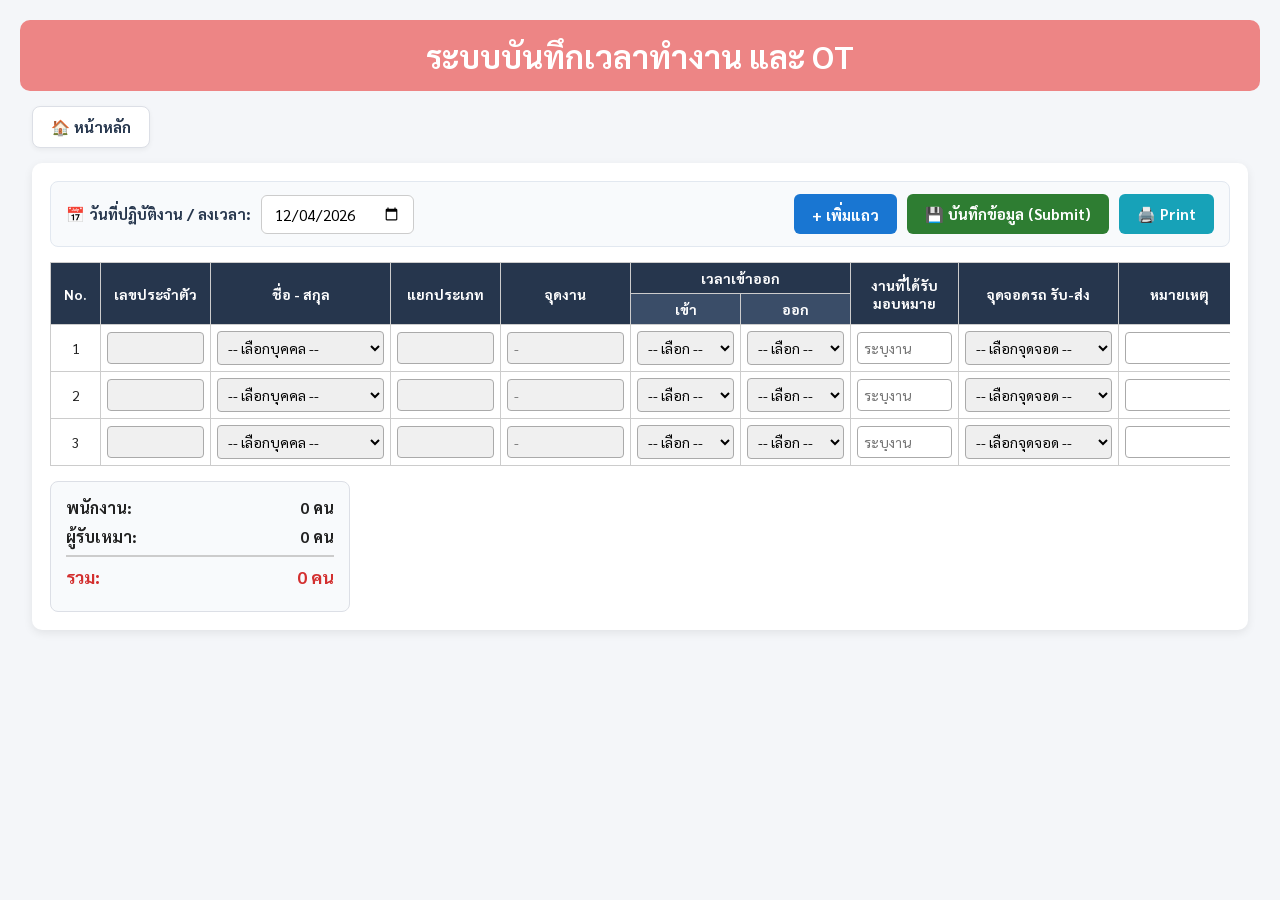
<file: กรอกชื่อ.html>
<!DOCTYPE html>
<html lang="th">
<head>
    <meta charset="UTF-8">
    <meta name="viewport" content="width=device-width, initial-scale=1.0">
    <title>ระบบบันทึกเวลาทำงาน และ OT</title>
    <link href="https://fonts.googleapis.com/css2?family=Sarabun:wght@300;400;600;700&display=swap" rel="stylesheet">
    <style>
        * { box-sizing: border-box; font-family: 'Sarabun', sans-serif; }
        body { background: #f4f6f9; margin: 0; padding: 20px; color: #222; }
        .container { width: 98%; max-width: 1600px; margin: 0 auto; }

        header { background: #ed8585; color: white; padding: 15px; text-align: center; border-radius: 10px; margin-bottom: 15px; }
        
        .top-bar { display: flex; justify-content: space-between; margin-bottom: 15px; gap: 10px; flex-wrap: wrap; align-items: center; }

        .btn-link {
            background: #ffffff;
            color: #26364d;
            text-decoration: none;
            font-size: 0.95rem;
            font-weight: bold;
            padding: 10px 18px;
            border-radius: 8px;
            border: 1px solid #dcdfe6;
            box-shadow: 0 2px 5px rgba(0,0,0,0.05);
            transition: all 0.2s;
        }
        .btn-link:hover { background: #26364d; color: #ffffff; }

        .card {
            background: white;
            border-radius: 10px;
            padding: 18px;
            box-shadow: 0 3px 10px rgba(0,0,0,0.08);
            margin-bottom: 20px;
        }

        /* แถบควบคุมวันที่และปุ่มกด */
        .controls-bar {
            display: flex;
            justify-content: space-between;
            align-items: center;
            flex-wrap: wrap;
            gap: 15px;
            margin-bottom: 15px;
            background: #f8fafc;
            padding: 12px 15px;
            border-radius: 8px;
            border: 1px solid #e2e8f0;
        }

        .date-picker-group { display: flex; align-items: center; gap: 10px; }
        .date-picker-group label { font-weight: bold; color: #26364d; font-size: 15px; }
        .date-picker-group input[type="date"] { padding: 8px 12px; border-radius: 6px; border: 1px solid #ccc; font-size: 15px; width: auto; }

        .action-btns { display: flex; gap: 10px; flex-wrap: wrap; }
        button, .btn-print { 
            border: none; 
            padding: 10px 18px; 
            border-radius: 6px; 
            cursor: pointer; 
            font-weight: bold; 
            font-size: 15px; 
            transition: 0.2s; 
            text-decoration: none;
            display: inline-flex;
            align-items: center;
            justify-content: center;
        }
        .btn-add { background: #1976d2; color: white; }
        .btn-add:hover { background: #115293; }
        .btn-submit { background: #2e7d32; color: white; }
        .btn-submit:hover { background: #1b5e20; }
        
        /* สไตล์ปุ่ม Print ขอ OT ที่เพิ่มใหม่ */
        .btn-print { background: #17a2b8; color: white; }
        .btn-print:hover { background: #117a8b; color: white; }

        .btn-delete { background: #e53935; color: white; padding: 5px 10px; }
        .btn-delete:hover { background: #c62828; }

        .table-wrapper { overflow-x: auto; }
        table { width: 100%; min-width: 1250px; border-collapse: collapse; }
        th, td { border: 1px solid #ccc; padding: 6px; text-align: center; font-size: 14px; }
        th { background: #26364d; color: white; }
        th.sub-head { background: #3a4d68; }

        input, select { width: 100%; padding: 6px; border: 1px solid #aaa; border-radius: 4px; font-size: 14px; }
        input[readonly] { background-color: #f0f0f0; cursor: not-allowed; }

        .summary-box { background: #f8fafc; border: 1px solid #dcdfe6; border-radius: 8px; padding: 15px; width: 300px; margin-top: 15px; }
        .summary-row { display: flex; justify-content: space-between; margin-bottom: 8px; font-weight: bold; }
    </style>
</head>
<body>

<header>
    <h1 style="margin:0;">ระบบบันทึกเวลาทำงาน และ OT</h1>
</header>

<div class="container">
    <div class="top-bar">
        <a href="index.html" class="btn-link">🏠 หน้าหลัก</a>
    </div>

    <div class="card">
        <!-- แถบเลือกวันที่และปุ่มบันทึก -->
        <div class="controls-bar">
            <div class="date-picker-group">
                <label for="recordDate">📅 วันที่ปฏิบัติงาน / ลงเวลา:</label>
                <input type="date" id="recordDate" required>
            </div>
            <div class="action-btns">
                <button class="btn-add" onclick="addRow()">+ เพิ่มแถว</button>
                <button class="btn-submit" onclick="submitData()">💾 บันทึกข้อมูล (Submit)</button>
                <!-- ปุ่ม Print ขอ OT ที่เพิ่มเข้ามา -->
                <a href="บันทึกข้อมูล.html" class="btn-print">🖨️ Print</a>
            </div>
        </div>

        <div class="table-wrapper">
            <table>
                <thead>
                    <tr>
                        <th rowspan="2" style="width: 50px;">No.</th>
                        <th rowspan="2" style="width: 110px;">เลขประจำตัว</th>
                        <th rowspan="2" style="width: 180px;">ชื่อ - สกุล</th>
                        <th rowspan="2" style="width: 110px;">แยกประเภท</th>
                        <th rowspan="2" style="width: 130px;">จุดงาน</th>
                        <th colspan="2">เวลาเข้าออก</th>
                        <th rowspan="2">งานที่ได้รับมอบหมาย</th>
                        <th rowspan="2" style="width: 160px;">จุดจอดรถ รับ-ส่ง</th>
                        <th rowspan="2">หมายเหตุ</th>
                        <th rowspan="2" style="width: 60px;">ลบ</th>
                    </tr>
                    <tr>
                        <th class="sub-head" style="width: 110px;">เข้า</th>
                        <th class="sub-head" style="width: 110px;">ออก</th>
                    </tr>
                </thead>
                <tbody id="otTableBody"></tbody>
            </table>
        </div>

        <!-- โซนสรุปยอดล่างตาราง -->
        <div class="summary-box">
            <div class="summary-row">
                <span>พนักงาน:</span>
                <span id="cntEmp">0 คน</span>
            </div>
            <div class="summary-row">
                <span>ผู้รับเหมา:</span>
                <span id="cntContractor">0 คน</span>
            </div>
            <hr style="border: 0.5px solid #ccc;">
            <div class="summary-row" style="color: #d32f2f; font-size: 1.1em;">
                <span>รวม:</span>
                <span id="cntTotal">0 คน</span>
            </div>
        </div>
    </div>
</div>

<script>
    // ตั้งค่า วันที่ปัจจุบัน ในช่องเลือกวันที่
    document.getElementById('recordDate').valueAsDate = new Date();

    // ดึงข้อมูล Master จาก LocalStorage
    let persons = JSON.parse(localStorage.getItem('master_persons')) || [
        { id: '1234', name: 'สมชาย ใจดี', type: 'พนักงาน', workSite: 'ไลน์ผลิต A' },
        { id: '1235', name: 'สมศรี มีตา', type: 'ผู้รับเหมา', workSite: 'คลังสินค้า' }
    ];
    let busStops = JSON.parse(localStorage.getItem('master_bus_stops')) || ['หน้าโรงงาน', 'ตลาดสด', 'สี่แยก'];

    // สร้าง ตัวเลือกเวลาสำหรับ Dropdown (ทุกๆ 30 นาที)
    function generateTimeOptions() {
        let options = `<option value="">-- เลือก --</option>`;
        for (let h = 0; h < 24; h++) {
            for (let m of ['00', '30']) {
                let hh = h < 10 ? '0' + h : h;
                let timeStr = `${hh}:${m}`;
                options += `<option value="${timeStr}">${timeStr}</option>`;
            }
        }
        return options;
    }

    const timeOptionsHTML = generateTimeOptions();

    function addRow() {
        const tbody = document.getElementById("otTableBody");
        const rowCount = tbody.children.length + 1;
        const tr = document.createElement("tr");

        // สร้าง ตัวเลือกชื่อพนักงาน
        let personOptions = `<option value="">-- เลือกบุคคล --</option>`;
        persons.forEach(p => {
            personOptions += `<option value="${p.id}" data-name="${p.name}" data-type="${p.type}" data-worksite="${p.workSite || ''}">${p.id} - ${p.name}</option>`;
        });

        // สร้าง ตัวเลือกจุดจอดรถ
        let busOptions = `<option value="">-- เลือกจุดจอด --</option>`;
        busStops.forEach(b => {
            busOptions += `<option value="${b}">${b}</option>`;
        });

        tr.innerHTML = `
            <td class="row-no">${rowCount}</td>
            <td><input type="text" class="emp-id" readonly></td>
            <td>
                <select class="emp-select" onchange="onPersonChange(this)">
                    ${personOptions}
                </select>
            </td>
            <td><input type="text" class="emp-type" readonly></td>
            <td><input type="text" class="work-site" readonly placeholder="-"></td>
            <td>
                <select class="time-in">
                    ${timeOptionsHTML}
                </select>
            </td>
            <td>
                <select class="time-out">
                    ${timeOptionsHTML}
                </select>
            </td>
            <td><input type="text" class="work-detail" placeholder="ระบุงาน"></td>
            <td>
                <select class="bus-stop">
                    ${busOptions}
                </select>
            </td>
            <td><input type="text" class="remark"></td>
            <td><button class="btn-delete" onclick="deleteRow(this)">ลบ</button></td>
        `;

        tbody.appendChild(tr);
        updateSummary();
    }

    function onPersonChange(selectEl) {
        const row = selectEl.closest("tr");
        const selectedOpt = selectEl.options[selectEl.selectedIndex];

        if (selectEl.value) {
            row.querySelector(".emp-id").value = selectEl.value;
            row.querySelector(".emp-type").value = selectedOpt.getAttribute("data-type") || "";
            row.querySelector(".work-site").value = selectedOpt.getAttribute("data-worksite") || "-";
        } else {
            row.querySelector(".emp-id").value = "";
            row.querySelector(".emp-type").value = "";
            row.querySelector(".work-site").value = "";
        }
        updateSummary();
    }

    function deleteRow(btn) {
        btn.closest("tr").remove();
        reIndexRows();
        updateSummary();
    }

    function reIndexRows() {
        const rows = document.querySelectorAll("#otTableBody tr");
        rows.forEach((row, index) => {
            row.querySelector(".row-no").textContent = index + 1;
        });
    }

    function updateSummary() {
        const types = document.querySelectorAll(".emp-type");
        let empCount = 0;
        let contractorCount = 0;

        types.forEach(input => {
            if (input.value === "พนักงาน") empCount++;
            if (input.value === "ผู้รับเหมา") contractorCount++;
        });

        document.getElementById("cntEmp").textContent = empCount + " คน";
        document.getElementById("cntContractor").textContent = contractorCount + " คน";
        document.getElementById("cntTotal").textContent = (empCount + contractorCount) + " คน";
    }

    function submitData() {
        const recordDate = document.getElementById("recordDate").value;
        if (!recordDate) {
            alert("กรุณาเลือกวันที่บันทึก/ปฏิบัติงาน");
            return;
        }

        const rows = document.querySelectorAll("#otTableBody tr");
        if (rows.length === 0) {
            alert("กรุณาเพิ่มข้อมูลอย่างน้อย 1 รายการ");
            return;
        }

        const items = [];
        let hasEmptyPerson = false;

        rows.forEach(row => {
            const empSelect = row.querySelector(".emp-select");
            const empId = row.querySelector(".emp-id").value;
            
            if (!empId) {
                hasEmptyPerson = true;
            }

            const empName = empSelect.options[empSelect.selectedIndex]?.getAttribute("data-name") || "";

            items.push({
                no: row.querySelector(".row-no").textContent,
                empId: empId,
                empName: empName,
                empType: row.querySelector(".emp-type").value,
                workSite: row.querySelector(".work-site").value,
                timeIn: row.querySelector(".time-in").value,
                timeOut: row.querySelector(".time-out").value,
                work: row.querySelector(".work-detail").value,
                busStop: row.querySelector(".bus-stop").value,
                remark: row.querySelector(".remark").value
            });
        });

        if (hasEmptyPerson) {
            if (!confirm("มีบางแถวยังไม่ได้เลือกบุคคล คุณต้องการบันทึกต่อหรือไม่?")) {
                return;
            }
        }

        const [y, m, d] = recordDate.split('-');
        const formattedDate = `${d}/${m}/${parseInt(y) + 543}`;

        const recordBatch = {
            id: Date.now(),
            workDate: formattedDate,
            rawWorkDate: recordDate,
            dateSaved: new Date().toLocaleString("th-TH"),
            cntEmp: document.getElementById("cntEmp").textContent,
            cntContractor: document.getElementById("cntContractor").textContent,
            cntTotal: document.getElementById("cntTotal").textContent,
            items: items
        };

        const existingRecords = JSON.parse(localStorage.getItem("ot_database") || "[]");
        existingRecords.push(recordBatch);
        localStorage.setItem("ot_database", JSON.stringify(existingRecords));

        // แจ้งเตือนเมื่อบันทึกสำเร็จ (ยังคงอยู่หน้าเดิม ไม่ทำการ Redirect)
        alert(`บันทึกข้อมูลประจำเป็นวันที่ ${formattedDate} เรียบร้อยแล้ว!`);
    }

    // เริ่มต้นสร้าง 3 แถว
    addRow();
    addRow();
    addRow();
</script>

</body>
</html>
</file>
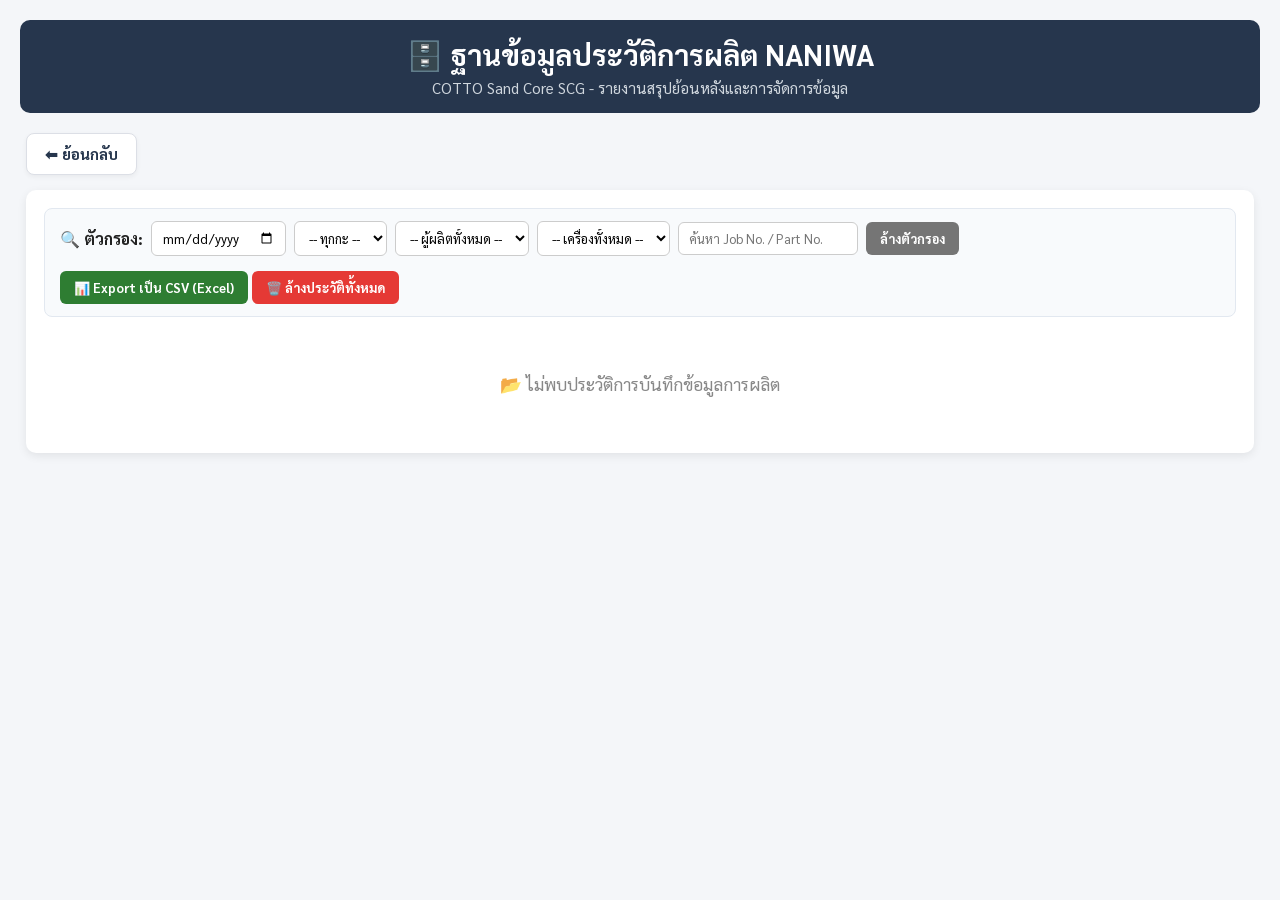
<file: ข้อมูล Core.html>
<!DOCTYPE html>
<html lang="th">

<head>
    <meta charset="UTF-8">
    <meta name="viewport" content="width=device-width, initial-scale=1.0">
    <title>ฐานข้อมูลการผลิต - NANIWA Production</title>
    <link href="https://fonts.googleapis.com/css2?family=Sarabun:wght@300;400;600;700&display=swap" rel="stylesheet">

    <style>
        * { box-sizing: border-box; font-family: 'Sarabun', sans-serif; }
        body { margin: 0; padding: 20px; background: #f4f6f9; color: #222; }

        header {
            background: #26364d;
            color: white;
            padding: 15px 20px;
            text-align: center;
            border-radius: 10px;
            margin-bottom: 20px;
        }
        header h1 { margin: 0; font-size: 1.8rem; }
        header p { margin: 5px 0 0; font-size: 0.95rem; color: #d0d7de; }

        .container { width: 99%; max-width: 1800px; margin: 0 auto; }

        .top-bar {
            display: flex;
            justify-content: space-between;
            align-items: center;
            margin-bottom: 15px;
            gap: 10px;
            flex-wrap: wrap;
        }

        .btn-link {
            background: #ffffff;
            color: #26364d;
            text-decoration: none;
            font-size: 0.95rem;
            font-weight: bold;
            padding: 10px 18px;
            border-radius: 8px;
            border: 1px solid #dcdfe6;
            box-shadow: 0 2px 5px rgba(0,0,0,0.05);
            transition: all 0.2s;
        }
        .btn-link:hover { background: #ed8585; color: #ffffff; border-color: #ed8585; }

        .card {
            background: white;
            border-radius: 10px;
            padding: 18px;
            box-shadow: 0 3px 10px rgba(0,0,0,0.08);
            margin-bottom: 20px;
        }

        /* แถบค้นหาและตัวกรอง */
        .controls-bar {
            display: flex;
            justify-content: space-between;
            align-items: center;
            gap: 15px;
            flex-wrap: wrap;
            margin-bottom: 15px;
            background: #f8fafc;
            padding: 12px 15px;
            border-radius: 8px;
            border: 1px solid #e2e8f0;
        }

        .filter-group { display: flex; gap: 8px; align-items: center; flex-wrap: wrap; }
        .filter-group input, .filter-group select {
            padding: 7px 10px;
            border-radius: 6px;
            border: 1px solid #ccc;
            font-size: 13px;
            background: white;
        }

        button {
            border: none;
            border-radius: 6px;
            padding: 8px 14px;
            cursor: pointer;
            font-size: 13px;
            font-weight: bold;
            transition: 0.2s;
        }
        .btn-excel { background: #2e7d32; color: white; }
        .btn-excel:hover { background: #1b5e20; }
        .btn-clear { background: #e53935; color: white; }
        .btn-clear:hover { background: #c62828; }

        /* ปุ่มในตาราง */
        .btn-edit { background: #f39c12; color: white; padding: 4px 8px; font-size: 11px; margin-right: 3px; }
        .btn-edit:hover { background: #d35400; }
        .btn-delete-row { background: #e74c3c; color: white; padding: 4px 8px; font-size: 11px; }
        .btn-delete-row:hover { background: #c0392b; }

        /* การจัดตารางตามกลุ่มวันที่ */
        .date-group-card {
            border: 1px solid #dcdfe6;
            border-radius: 8px;
            margin-bottom: 20px;
            overflow: hidden;
            box-shadow: 0 2px 6px rgba(0,0,0,0.04);
        }
        .date-header {
            background: #26364d;
            color: white;
            padding: 10px 18px;
            font-weight: bold;
            font-size: 1rem;
            display: flex;
            justify-content: space-between;
            align-items: center;
        }

        .table-wrapper { width: 100%; overflow-x: auto; }
        table { width: 100%; min-width: 2500px; border-collapse: collapse; font-size: 13px; }
        
        th, td { border: 1px solid #ccc; padding: 6px 8px; text-align: center; white-space: nowrap; }
        th { background: #3a4d68; color: white; font-weight: 500; }
        tbody tr:nth-child(even) { background: #f9fbfd; }
        tbody tr:hover { background: #f0f4f9; }

        .bad-text { color: #d32f2f; font-weight: bold; }
        .empty-msg { text-align: center; padding: 40px; color: #888; font-size: 1.1rem; }

        /* Style หน้าต่าง Pop-up แก้ไขข้อมูล (Modal) */
        .modal {
            display: none; position: fixed; z-index: 1000; left: 0; top: 0; width: 100%; height: 100%;
            background-color: rgba(0,0,0,0.5); overflow: auto;
        }
        .modal-content {
            background-color: #fff; margin: 3% auto; padding: 20px; border-radius: 10px;
            width: 90%; max-width: 950px; box-shadow: 0 4px 20px rgba(0,0,0,0.25);
        }
        .modal-header {
            display: flex; justify-content: space-between; align-items: center;
            border-bottom: 2px solid #26364d; padding-bottom: 10px; margin-bottom: 15px;
        }
        .modal-header h3 { margin: 0; color: #26364d; }
        .form-grid {
            display: grid; grid-template-columns: repeat(auto-fit, minmax(200px, 1fr)); gap: 12px;
        }
        .form-group { display: flex; flex-direction: column; text-align: left; }
        .form-group label { font-size: 12px; font-weight: bold; margin-bottom: 4px; color: #333; }
        .form-group input, .form-group select { padding: 6px 10px; border: 1px solid #ccc; border-radius: 4px; font-size: 13px; }
        .modal-actions { text-align: right; margin-top: 20px; padding-top: 10px; border-top: 1px solid #ddd; }
    </style>
</head>

<body>

    <header>
        <h1>🗄️ ฐานข้อมูลประวัติการผลิต NANIWA</h1>
        <p>COTTO Sand Core SCG - รายงานสรุปย้อนหลังและการจัดการข้อมูล</p>
    </header>

    <div class="container">
        <div class="top-bar">
            <a href="Position.html" class="btn-link">⬅ ย้อนกลับ</a>
        </div>

        <div class="card">
            <!-- ตัวกรองข้อมูลแบบ Dropdown -->
            <div class="controls-bar">
                <div class="filter-group">
                    <label><b>🔍 ตัวกรอง:</b></label>
                    <input type="date" id="filterDate" onchange="renderData()" title="กรองตามวันที่">
                    
                    <select id="filterShift" onchange="renderData()">
                        <option value="">-- ทุกกะ --</option>
                        <option value="กะ 1">กะ 1</option>
                        <option value="กะ 2">กะ 2</option>
                        <option value="กะ 3">กะ 3</option>
                    </select>

                    <select id="filterOperator" onchange="renderData()">
                        <option value="">-- ผู้ผลิตทั้งหมด --</option>
                    </select>

                    <select id="filterMachine" onchange="renderData()">
                        <option value="">-- เครื่องทั้งหมด --</option>
                        <option value="NANIWA 1">NANIWA 1</option>
                        <option value="NANIWA 2">NANIWA 2</option>
                        <option value="NANIWA 3">NANIWA 3</option>
                        <option value="NANIWA 4">NANIWA 4</option>
                        <option value="NANIWA 5">NANIWA 5</option>
                        <option value="NANIWA 6">NANIWA 6</option>
                        <option value="NANIWA 7">NANIWA 7</option>
                        <option value="NANIWA 8">NANIWA 8</option>
                    </select>

                    <input type="text" id="filterText" placeholder="ค้นหา Job No. / Part No." onkeyup="renderData()">
                    <button style="background:#757575; color:white;" onclick="resetFilter()">ล้างตัวกรอง</button>
                </div>
                <div>
                    <button class="btn-excel" onclick="exportToCSV()">📊 Export เป็น CSV (Excel)</button>
                    <button class="btn-clear" onclick="clearAllRecords()">🗑️ ล้างประวัติทั้งหมด</button>
                </div>
            </div>

            <!-- โซนแสดงรายการบันทึก -->
            <div id="recordsContainer"></div>
        </div>
    </div>

    <!-- Pop-up Modal สำหรับแก้ไขข้อมูล -->
    <div id="editModal" class="modal">
        <div class="modal-content">
            <div class="modal-header">
                <h3>✏️ แก้ไขข้อมูลการผลิต</h3>
                <button onclick="closeEditModal()" style="background:#ccc; color:#333; padding:4px 10px;">✕ ปิด</button>
            </div>
            <form id="editForm">
                <div class="form-grid">
                    <div class="form-group"><label>Date:</label><input type="date" id="editDate"></div>
                    <div class="form-group">
                        <label>กะ:</label>
                        <select id="editShift">
                            <option value="กะ 1">กะ 1</option>
                            <option value="กะ 2">กะ 2</option>
                            <option value="กะ 3">กะ 3</option>
                        </select>
                    </div>
                    <div class="form-group"><label>เวลาการผลิต:</label><input type="text" id="editTime"></div>
                    <div class="form-group"><label>ผู้ผลิต:</label><select id="editOperator"></select></div>
                    <div class="form-group">
                        <label>เครื่อง:</label>
                        <select id="editMachine">
                            <option value="NANIWA 1">NANIWA 1</option>
                            <option value="NANIWA 2">NANIWA 2</option>
                            <option value="NANIWA 3">NANIWA 3</option>
                            <option value="NANIWA 4">NANIWA 4</option>
                            <option value="NANIWA 5">NANIWA 5</option>
                            <option value="NANIWA 6">NANIWA 6</option>
                            <option value="NANIWA 7">NANIWA 7</option>
                            <option value="NANIWA 8">NANIWA 8</option>
                        </select>
                    </div>
                    <div class="form-group"><label>Job No.:</label><input type="text" id="editJobNo"></div>
                    <div class="form-group"><label>Part No.:</label><input type="text" id="editPartNo"></div>
                    <div class="form-group"><label>น้ำหนัก/ชิ้น (G):</label><input type="number" step="any" id="editWeightG"></div>
                    <div class="form-group"><label>แผนผลิต (Blow):</label><input type="number" id="editPlanBlow"></div>
                    <div class="form-group"><label>ผลผลิต (Blow):</label><input type="number" id="editActBlow"></div>
                    <div class="form-group"><label>ผลผลิต (Pcs.):</label><input type="number" id="editActPcs" oninput="calcEditBadPercent()"></div>
                    <div class="form-group"><label>งานดี (Blow):</label><input type="number" id="editGoodBlow"></div>
                    <div class="form-group"><label>งานดี (Pcs.):</label><input type="number" id="editGoodPcs"></div>
                    <div class="form-group"><label>งานเสีย (Pcs.):</label><input type="number" id="editBadPcs" oninput="calcEditBadPercent()"></div>
                    <div class="form-group"><label>งานเสีย (%):</label><input type="text" id="editBadPercent" readonly style="background:#eee;"></div>
                    <div class="form-group"><label>อุณหภูมิแม่พิมพ์ (C):</label><input type="number" step="any" id="editTempMold"></div>
                    <div class="form-group"><label>เวลาอบ (Sec.):</label><input type="number" step="any" id="editBakeTime"></div>
                    <div class="form-group"><label>แรงดันลม (Mpa.):</label><input type="number" step="any" id="editAirPress"></div>
                    <div class="form-group"><label>ทราย (Kg.):</label><input type="number" step="any" id="editSandKg"></div>
                    <div class="form-group"><label>เรซิ่น (G.):</label><input type="number" step="any" id="editResinG"></div>
                    <div class="form-group"><label>ฮาร์ดเดนเนอร์ (G.):</label><input type="number" step="any" id="editHardenerG"></div>
                    <div class="form-group"><label>% เรซิ่น (%):</label><input type="number" step="any" id="editResinPercent"></div>
                    <div class="form-group"><label>ความแข็ง (Kg./f.):</label><input type="number" step="any" id="editHardness"></div>
                    <div class="form-group"><label>ล็อต ทราย:</label><input type="text" id="editLotSand"></div>
                    <div class="form-group"><label>ล็อต เรซิ่น:</label><input type="text" id="editLotResin"></div>
                    <div class="form-group"><label>ล็อต ฮาร์ดเดนเนอร์:</label><input type="text" id="editLotHardener"></div>
                </div>
                <div class="modal-actions">
                    <button type="button" class="btn-excel" onclick="saveEdit()">💾 บันทึกการแก้ไข</button>
                    <button type="button" class="btn-clear" onclick="closeEditModal()">❌ ยกเลิก</button>
                </div>
            </form>
        </div>
    </div>

    <script>
        let currentEditTarget = null; // เก็บพิกัดรายการที่กำลังแก้ไข { batchId, itemIndex }

        // 1. โหลดข้อมูลจาก LocalStorage
        function loadDB() {
            return JSON.parse(localStorage.getItem("naniwa_production_db") || "[]");
        }

        // 2. ดึงรายชื่อผู้ผลิตมาใส่ใน Dropdown ทั้งหมด
        function initOperatorOptions() {
            const masterPersons = JSON.parse(localStorage.getItem('master_persons')) || [
                { id: '001', name: 'สมชาย', workSite: 'Core' },
                { id: '002', name: 'มานี', workSite: 'Core' },
                { id: '003', name: 'มานะ', workSite: 'Core' }
            ];

            const db = loadDB();
            const operatorSet = new Set();

            // ดึงจาก Master
            masterPersons.forEach(p => { if (p.name) operatorSet.add(p.name); });
            // ดึงจากประวัติการบันทึก
            db.forEach(b => b.items.forEach(i => { if (i.operator) operatorSet.add(i.operator); }));

            const filterSelect = document.getElementById("filterOperator");
            const editSelect = document.getElementById("editOperator");

            filterSelect.innerHTML = `<option value="">-- ผู้ผลิตทั้งหมด --</option>`;
            editSelect.innerHTML = `<option value="">-- เลือกผู้ผลิต --</option>`;

            operatorSet.forEach(name => {
                filterSelect.innerHTML += `<option value="${name}">${name}</option>`;
                editSelect.innerHTML += `<option value="${name}">${name}</option>`;
            });
        }

        // 3. แสดงผลข้อมูลโดยเรียงต่อกัน และแบ่งตามวันที่
        function renderData() {
            const container = document.getElementById("recordsContainer");
            const db = loadDB();

            const filterDate = document.getElementById("filterDate").value;
            const filterShift = document.getElementById("filterShift").value;
            const filterOperator = document.getElementById("filterOperator").value;
            const filterMachine = document.getElementById("filterMachine").value;
            const filterText = document.getElementById("filterText").value.toLowerCase();

            container.innerHTML = "";

            if (db.length === 0) {
                container.innerHTML = `<div class="empty-msg">📂 ไม่พบประวัติการบันทึกข้อมูลการผลิต</div>`;
                return;
            }

            // แปลงโครงสร้างข้อมูลให้อยู่ในรูปรายการเดี่ยวพร้อมระบุตำแหน่งอ้างอิง
            let allItems = [];
            db.forEach(batch => {
                batch.items.forEach((item, index) => {
                    allItems.push({
                        ...item,
                        batchId: batch.id,
                        itemIndex: index,
                        savedAt: batch.savedAt
                    });
                });
            });

            // คัดกรองข้อมูลตามฟิลเตอร์
            const filteredItems = allItems.filter(item => {
                const matchDate = !filterDate || item.date === filterDate;
                const matchShift = !filterShift || item.shift === filterShift;
                const matchOperator = !filterOperator || item.operator === filterOperator;
                const matchMachine = !filterMachine || item.machine === filterMachine;
                const matchText = !filterText ||
                    (item.jobNo && item.jobNo.toLowerCase().includes(filterText)) ||
                    (item.partNo && item.partNo.toLowerCase().includes(filterText));

                return matchDate && matchShift && matchOperator && matchMachine && matchText;
            });

            if (filteredItems.length === 0) {
                container.innerHTML = `<div class="empty-msg">🔍 ไม่พบข้อมูลที่ตรงกับเงื่อนไขการค้นหา</div>`;
                return;
            }

            // จัดกลุ่มข้อมูลตาม "วันที่ผลิต" (date)
            const groupedByDate = {};
            filteredItems.forEach(item => {
                const dateKey = item.date || "ไม่ระบุวันที่";
                if (!groupedByDate[dateKey]) groupedByDate[dateKey] = [];
                groupedByDate[dateKey].push(item);
            });

            // เรียงลำดับวันที่ล่าสุดขึ้นก่อน
            const sortedDates = Object.keys(groupedByDate).sort().reverse();

            sortedDates.forEach(dateStr => {
                const itemsInDate = groupedByDate[dateStr];
                const card = document.createElement("div");
                card.className = "date-group-card";

                let rowsHTML = "";
                itemsInDate.forEach((item, idx) => {
                    rowsHTML += `
                        <tr>
                            <td>${idx + 1}</td>
                            <td>${item.date || '-'}</td>
                            <td>${item.shift || '-'}</td>
                            <td>${item.time || '-'}</td>
                            <td><b>${item.operator || '-'}</b></td>
                            <td>${item.machine || '-'}</td>
                            <td>${item.jobNo || '-'}</td>
                            <td>${item.partNo || '-'}</td>
                            <td>${item.weightG || '0'}</td>
                            <td>${item.planBlow || '0'}</td>
                            <td>${item.actBlow || '0'}</td>
                            <td>${item.actPcs || '0'}</td>
                            <td>${item.goodBlow || '0'}</td>
                            <td>${item.goodPcs || '0'}</td>
                            <td>${item.badPcs || '0'}</td>
                            <td class="bad-text">${item.badPercent || '0.00%'}</td>
                            <td>${item.tempMold || '-'}</td>
                            <td>${item.bakeTime || '-'}</td>
                            <td>${item.airPress || '-'}</td>
                            <td>${item.sandKg || '-'}</td>
                            <td>${item.resinG || '-'}</td>
                            <td>${item.hardenerG || '-'}</td>
                            <td>${item.resinPercent || '-'}</td>
                            <td>${item.hardness || '-'}</td>
                            <td>${item.lotSand || '-'}</td>
                            <td>${item.lotResin || '-'}</td>
                            <td>${item.lotHardener || '-'}</td>
                            <td>
                                <button class="btn-edit" onclick="openEditModal(${item.batchId}, ${item.itemIndex})">✏️ แก้ไข</button>
                                <button class="btn-delete-row" onclick="deleteItem(${item.batchId}, ${item.itemIndex})">🗑️ ลบ</button>
                            </td>
                        </tr>
                    `;
                });

                card.innerHTML = `
                    <div class="date-header">
                        <span>📅 วันที่ผลิต: ${dateStr}</span>
                        <span style="font-size:0.85rem; font-weight:normal;">(รวม ${itemsInDate.length} รายการ)</span>
                    </div>
                    <div class="table-wrapper">
                        <table>
                            <thead>
                                <tr>
                                    <th>No.</th>
                                    <th>Date</th>
                                    <th>กะ</th>
                                    <th>เวลาการผลิต</th>
                                    <th>ผู้ผลิต</th>
                                    <th>เครื่อง</th>
                                    <th>Job No.</th>
                                    <th>Part No.</th>
                                    <th>น้ำหนัก/ชิ้น (G)</th>
                                    <th>แผนผลิต (Blow)</th>
                                    <th>ผลผลิต (Blow)</th>
                                    <th>ผลผลิต (Pcs.)</th>
                                    <th>งานดี (Blow)</th>
                                    <th>งานดี (Pcs.)</th>
                                    <th>งานเสีย (Pcs.)</th>
                                    <th>งานเสีย (%)</th>
                                    <th>อุณหภูมิแม่พิมพ์ (C)</th>
                                    <th>เวลาอบ (Sec.)</th>
                                    <th>แรงดันลม (Mpa.)</th>
                                    <th>ทราย (Kg.)</th>
                                    <th>เรซิ่น (G.)</th>
                                    <th>ฮาร์ดเดนเนอร์ (G.)</th>
                                    <th>% เรซิ่น (%)</th>
                                    <th>ความแข็ง (Kg./f.)</th>
                                    <th>ล็อต ทราย</th>
                                    <th>ล็อต เรซิ่น</th>
                                    <th>ล็อต ฮาร์ดเดนเนอร์</th>
                                    <th>จัดการ</th>
                                </tr>
                            </thead>
                            <tbody>
                                ${rowsHTML}
                            </tbody>
                        </table>
                    </div>
                `;

                container.appendChild(card);
            });
        }

        // 4. ลบข้อมูลรายบรรทัด
        function deleteItem(batchId, itemIndex) {
            if (!confirm("คุณต้องการลบรายการนี้ใช่หรือไม่?")) return;

            let db = loadDB();
            const batch = db.find(b => b.id === batchId);

            if (batch) {
                batch.items.splice(itemIndex, 1);
                // ถ้าใน Batch นั้นไม่มีข้อมูลเหลือแล้ว ให้ลบ Batch ออกด้วย
                if (batch.items.length === 0) {
                    db = db.filter(b => b.id !== batchId);
                }
                localStorage.setItem("naniwa_production_db", JSON.stringify(db));
                initOperatorOptions();
                renderData();
            }
        }

        // 5. เปิดหน้าต่าง Pop-up แก้ไขข้อมูล
        function openEditModal(batchId, itemIndex) {
            const db = loadDB();
            const batch = db.find(b => b.id === batchId);
            if (!batch || !batch.items[itemIndex]) return;

            const item = batch.items[itemIndex];
            currentEditTarget = { batchId, itemIndex };

            document.getElementById("editDate").value = item.date || "";
            document.getElementById("editShift").value = item.shift || "กะ 1";
            document.getElementById("editTime").value = item.time || "";
            document.getElementById("editOperator").value = item.operator || "";
            document.getElementById("editMachine").value = item.machine || "NANIWA 1";
            document.getElementById("editJobNo").value = item.jobNo || "";
            document.getElementById("editPartNo").value = item.partNo || "";
            document.getElementById("editWeightG").value = item.weightG || 0;
            document.getElementById("editPlanBlow").value = item.planBlow || 0;
            document.getElementById("editActBlow").value = item.actBlow || 0;
            document.getElementById("editActPcs").value = item.actPcs || 0;
            document.getElementById("editGoodBlow").value = item.goodBlow || 0;
            document.getElementById("editGoodPcs").value = item.goodPcs || 0;
            document.getElementById("editBadPcs").value = item.badPcs || 0;
            document.getElementById("editBadPercent").value = item.badPercent || "0.00%";
            document.getElementById("editTempMold").value = item.tempMold || "";
            document.getElementById("editBakeTime").value = item.bakeTime || "";
            document.getElementById("editAirPress").value = item.airPress || "";
            document.getElementById("editSandKg").value = item.sandKg || "";
            document.getElementById("editResinG").value = item.resinG || "";
            document.getElementById("editHardenerG").value = item.hardenerG || "";
            document.getElementById("editResinPercent").value = item.resinPercent || "";
            document.getElementById("editHardness").value = item.hardness || "";
            document.getElementById("editLotSand").value = item.lotSand || "";
            document.getElementById("editLotResin").value = item.lotResin || "";
            document.getElementById("editLotHardener").value = item.lotHardener || "";

            document.getElementById("editModal").style.display = "block";
        }

        function closeEditModal() {
            document.getElementById("editModal").style.display = "none";
            currentEditTarget = null;
        }

        function calcEditBadPercent() {
            const act = parseFloat(document.getElementById("editActPcs").value) || 0;
            const bad = parseFloat(document.getElementById("editBadPcs").value) || 0;
            let percent = 0;
            if (act > 0) percent = (bad / act) * 100;
            document.getElementById("editBadPercent").value = percent.toFixed(2) + "%";
        }

        // 6. บันทึกการแก้ไขลง LocalStorage
        function saveEdit() {
            if (!currentEditTarget) return;

            let db = loadDB();
            const batch = db.find(b => b.id === currentEditTarget.batchId);
            if (!batch || !batch.items[currentEditTarget.itemIndex]) return;

            batch.items[currentEditTarget.itemIndex] = {
                date: document.getElementById("editDate").value,
                shift: document.getElementById("editShift").value,
                time: document.getElementById("editTime").value,
                operator: document.getElementById("editOperator").value,
                machine: document.getElementById("editMachine").value,
                jobNo: document.getElementById("editJobNo").value,
                partNo: document.getElementById("editPartNo").value,
                weightG: document.getElementById("editWeightG").value,
                planBlow: document.getElementById("editPlanBlow").value,
                actBlow: document.getElementById("editActBlow").value,
                actPcs: document.getElementById("editActPcs").value,
                goodBlow: document.getElementById("editGoodBlow").value,
                goodPcs: document.getElementById("editGoodPcs").value,
                badPcs: document.getElementById("editBadPcs").value,
                badPercent: document.getElementById("editBadPercent").value,
                tempMold: document.getElementById("editTempMold").value,
                bakeTime: document.getElementById("editBakeTime").value,
                airPress: document.getElementById("editAirPress").value,
                sandKg: document.getElementById("editSandKg").value,
                resinG: document.getElementById("editResinG").value,
                hardenerG: document.getElementById("editHardenerG").value,
                resinPercent: document.getElementById("editResinPercent").value,
                hardness: document.getElementById("editHardness").value,
                lotSand: document.getElementById("editLotSand").value,
                lotResin: document.getElementById("editLotResin").value,
                lotHardener: document.getElementById("editLotHardener").value
            };

            localStorage.setItem("naniwa_production_db", JSON.stringify(db));
            closeEditModal();
            initOperatorOptions();
            renderData();
            alert("บันทึกการแก้ไขข้อมูลเรียบร้อยแล้ว");
        }

        // 7. ล้างการกรองข้อมูล
        function resetFilter() {
            document.getElementById("filterDate").value = "";
            document.getElementById("filterShift").value = "";
            document.getElementById("filterOperator").value = "";
            document.getElementById("filterMachine").value = "";
            document.getElementById("filterText").value = "";
            renderData();
        }

        // 8. ล้างประวัติการบันทึกทั้งหมด
        function clearAllRecords() {
            if (confirm("⚠️ เตือน: คุณต้องการล้างประวัติการบันทึกทั้งหมดใช่หรือไม่? (ไม่สามารถย้อนกลับได้)")) {
                localStorage.removeItem("naniwa_production_db");
                initOperatorOptions();
                renderData();
            }
        }

        // 9. ฟังก์ชัน Export เป็นไฟล์ CSV
        function exportToCSV() {
            const db = loadDB();
            if (db.length === 0) {
                alert("ไม่มีข้อมูลสำหรับส่งออก");
                return;
            }

            let csv = "\uFEFF";
            csv += "SavedAt,Date,Shift,Time,Operator,Machine,JobNo,PartNo,Weight_G,Plan_Blow,Act_Blow,Act_Pcs,Good_Blow,Good_Pcs,Bad_Pcs,Bad_Percent,TempMold,BakeTime,AirPress,Sand_Kg,Resin_G,Hardener_G,Resin_Percent,Hardness,LotSand,LotResin,LotHardener\n";

            db.forEach(batch => {
                batch.items.forEach(item => {
                    const row = [
                        `"${batch.savedAt}"`,
                        `"${item.date || ''}"`,
                        `"${item.shift || ''}"`,
                        `"${item.time || ''}"`,
                        `"${item.operator || ''}"`,
                        `"${item.machine || ''}"`,
                        `"${item.jobNo || ''}"`,
                        `"${item.partNo || ''}"`,
                        item.weightG || 0,
                        item.planBlow || 0,
                        item.actBlow || 0,
                        item.actPcs || 0,
                        item.goodBlow || 0,
                        item.goodPcs || 0,
                        item.badPcs || 0,
                        `"${item.badPercent || '0.00%'}"`,
                        item.tempMold || '',
                        item.bakeTime || '',
                        item.airPress || '',
                        item.sandKg || '',
                        item.resinG || '',
                        item.hardenerG || '',
                        item.resinPercent || '',
                        item.hardness || '',
                        `"${item.lotSand || ''}"`,
                        `"${item.lotResin || ''}"`,
                        `"${item.lotHardener || ''}"`
                    ];
                    csv += row.join(",") + "\n";
                });
            });

            const blob = new Blob([csv], { type: 'text/csv;charset=utf-8;' });
            const link = document.createElement("a");
            const url = URL.createObjectURL(blob);
            link.setAttribute("href", url);
            link.setAttribute("download", `NANIWA_Production_Export_${new Date().toISOString().split('T')[0]}.csv`);
            document.body.appendChild(link);
            link.click();
            document.body.removeChild(link);
        }

        // เริ่มต้นทำงาน
        initOperatorOptions();
        renderData();
    </script>

</body>

</html>
</file>
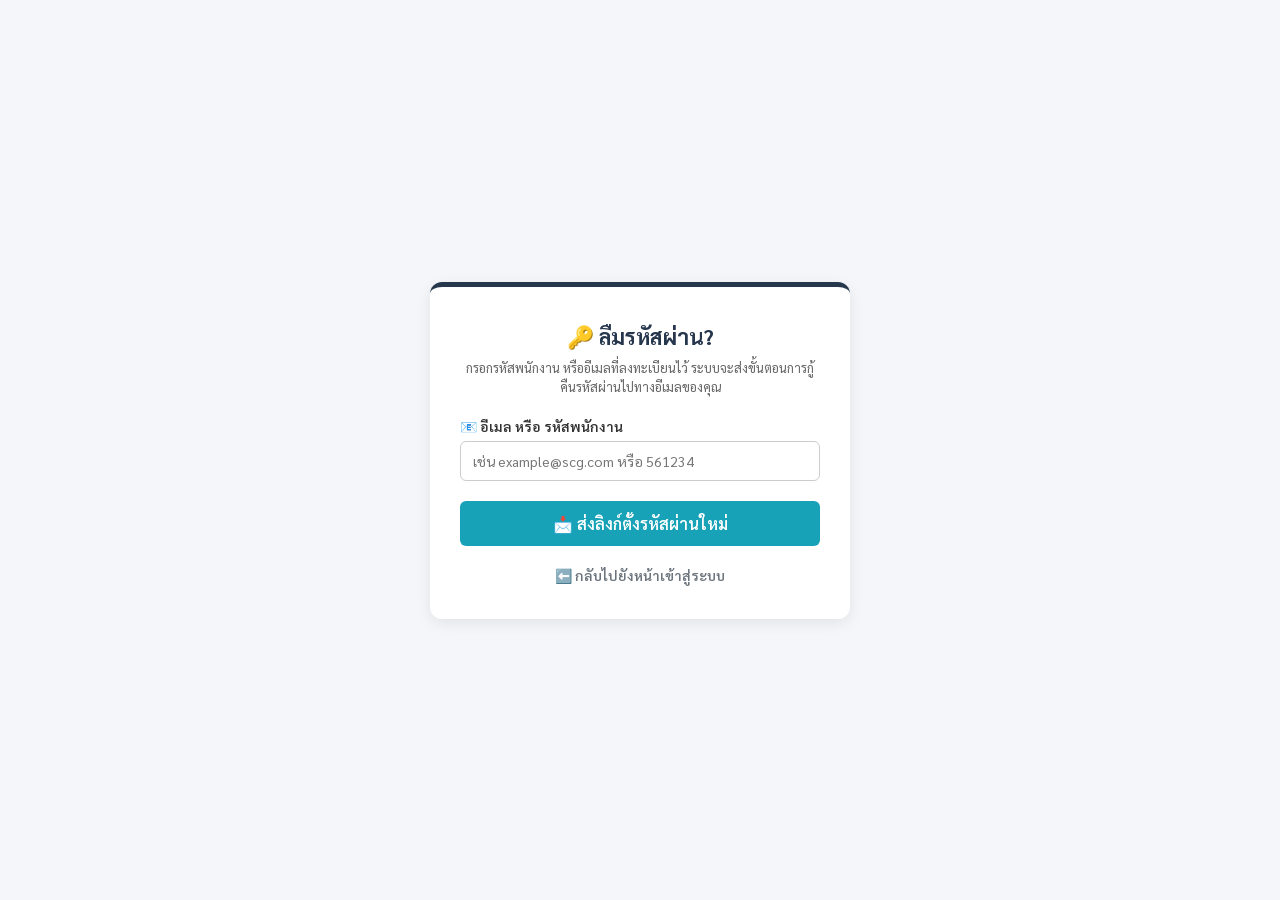
<file: ลืมรหัส.html>
<!DOCTYPE html>
<html lang="th">

<head>
    <meta charset="UTF-8">
    <meta name="viewport" content="width=device-width, initial-scale=1.0">
    <title>ลืมรหัสผ่าน - COTTO Foundry Shop</title>
    <link href="https://fonts.googleapis.com/css2?family=Sarabun:wght@300;400;500;600;700&display=swap" rel="stylesheet">
    <style>
        * { box-sizing: border-box; font-family: 'Sarabun', sans-serif; margin: 0; padding: 0; }
        body { background: #f4f6f9; display: flex; justify-content: center; align-items: center; min-height: 100vh; padding: 20px; }
        .auth-card { background: white; padding: 35px 30px; border-radius: 12px; box-shadow: 0 4px 15px rgba(0,0,0,0.08); width: 100%; max-width: 420px; border-top: 5px solid #26364d; }
        .auth-header { text-align: center; margin-bottom: 20px; }
        .auth-header h2 { color: #26364d; font-size: 22px; font-weight: 700; margin-bottom: 8px; }
        .auth-header p { color: #666; font-size: 13px; line-height: 1.5; }
        .form-group { margin-bottom: 20px; }
        .form-group label { display: block; font-size: 14px; font-weight: 600; color: #333; margin-bottom: 6px; }
        .form-group input { width: 100%; padding: 10px 12px; border: 1px solid #ccc; border-radius: 6px; font-size: 14px; outline: none; transition: border-color 0.2s; }
        .form-group input:focus { border-color: #26364d; }
        .btn-submit { width: 100%; background: #17a2b8; color: white; border: none; padding: 12px; border-radius: 6px; font-size: 16px; font-weight: 600; cursor: pointer; transition: background 0.2s; }
        .btn-submit:hover { background: #117a8b; }
        .auth-footer { text-align: center; margin-top: 20px; font-size: 14px; }
        .auth-footer a { color: #6c757d; text-decoration: none; font-weight: 600; }
        .auth-footer a:hover { color: #26364d; text-decoration: underline; }
    </style>
</head>

<body>

    <div class="auth-card">
        <div class="auth-header">
            <h2>🔑 ลืมรหัสผ่าน?</h2>
            <p>กรอกรหัสพนักงาน หรืออีเมลที่ลงทะเบียนไว้ ระบบจะส่งขั้นตอนการกู้คืนรหัสผ่านไปทางอีเมลของคุณ</p>
        </div>

        <form action="login.html" method="GET" onsubmit="alert('ระบบได้ส่งลิงก์ตั้งรหัสผ่านใหม่ไปยังอีเมลของคุณเรียบร้อยแล้ว');">
            <div class="form-group">
                <label for="resetInfo">📧 อีเมล หรือ รหัสพนักงาน</label>
                <input type="text" id="resetInfo" name="resetInfo" placeholder="เช่น example@scg.com หรือ 561234" required>
            </div>

            <button type="submit" class="btn-submit">📩 ส่งลิงก์ตั้งรหัสผ่านใหม่</button>
        </form>

        <div class="auth-footer">
            <a href="login.html">⬅️ กลับไปยังหน้าเข้าสู่ระบบ</a>
        </div>
    </div>

</body>

</html>
</file>
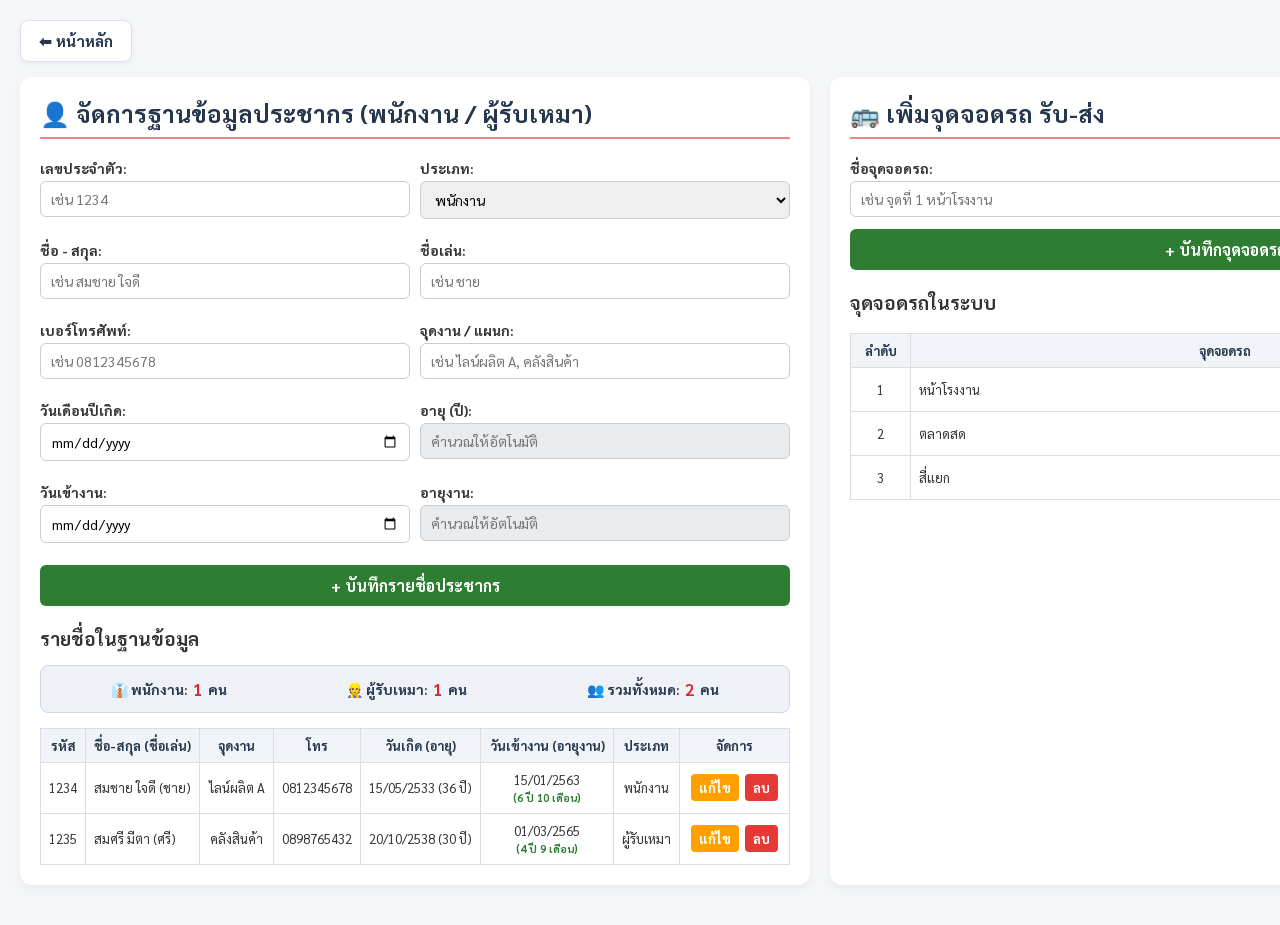
<file: เพิ่มข้อมูลรายชื่อ.html>
<!DOCTYPE html>
<html lang="th">
<head>
    <meta charset="UTF-8">
    <meta name="viewport" content="width=device-width, initial-scale=1.0">
    <title>จัดการข้อมูลพนักงาน และ จุดจอดรถ</title>
    <link href="https://fonts.googleapis.com/css2?family=Sarabun:wght@300;400;600;700&display=swap" rel="stylesheet">
    <style>
        * { box-sizing: border-box; font-family: 'Sarabun', sans-serif; }
        body { background: #f4f6f9; margin: 0; padding: 20px; color: #333; }
        .container { max-width: 1400px; margin: 0 auto; }
        
        .top-barr {
            display: flex;
            justify-content: space-between;
            align-items: center;
            margin-bottom: 15px;
            gap: 10px;
            flex-wrap: wrap;
        }

        /* ปรับแต่งปุ่มนำทางให้ตรงกับหน้าอื่น */
        .btn-nav {
            background: #ffffff;
            color: #26364d;
            text-decoration: none;
            font-size: 0.95rem;
            font-weight: bold;
            padding: 10px 18px;
            border-radius: 8px;
            border: 1px solid #dcdfe6;
            box-shadow: 0 2px 5px rgba(0,0,0,0.05);
            transition: all 0.2s ease;
            display: inline-flex;
            align-items: center;
            gap: 8px;
        }

        .btn-nav:hover {
            background: #26364d;
            color: #ffffff;
            border-color: #26364d;
        }

        .grid-2 { display: grid; grid-template-columns: 1fr 1fr; gap: 20px; }
        @media (max-width: 1024px) { .grid-2 { grid-template-columns: 1fr; } }

        .card { background: white; padding: 20px; border-radius: 12px; box-shadow: 0 4px 10px rgba(0,0,0,0.05); margin-bottom: 20px; }
        .card h2 { margin-top: 0; color: #26364d; border-bottom: 2px solid #ed8585; padding-bottom: 8px; }

        .form-grid { display: grid; grid-template-columns: 1fr 1fr; gap: 10px; }
        .form-group { margin-bottom: 12px; }
        .form-group.full-width { grid-column: span 2; }
        
        label { display: block; font-weight: bold; margin-bottom: 4px; font-size: 14px; }
        input, select { width: 100%; padding: 8px 10px; border: 1px solid #ccc; border-radius: 6px; font-size: 14px; }
        input[readonly] { background-color: #e9ecef; cursor: not-allowed; }

        .btn-group { display: flex; gap: 10px; margin-top: 10px; }
        .btn-add { background: #2e7d32; color: white; border: none; padding: 10px 20px; border-radius: 6px; cursor: pointer; font-weight: bold; width: 100%; font-size: 16px; transition: 0.2s; }
        .btn-add:hover { background: #1b5e20; }
        .btn-cancel { background: #757575; color: white; border: none; padding: 10px 20px; border-radius: 6px; cursor: pointer; font-weight: bold; font-size: 16px; display: none; width: 40%; }
        .btn-cancel:hover { background: #616161; }

        /* แถบสรุปจำนวนคน */
        .summary-bar {
            background: #eef2f6;
            border: 1px solid #d0d7de;
            border-radius: 8px;
            padding: 12px 15px;
            display: flex;
            justify-content: space-around;
            margin-top: 15px;
            margin-bottom: 15px;
            font-weight: bold;
            font-size: 14px;
            flex-wrap: wrap;
            gap: 10px;
        }
        
        .summary-item { color: #26364d; display: flex; align-items: center; gap: 5px; }
        .summary-item span { color: #d32f2f; font-size: 17px; }

        .table-wrapper { overflow-x: auto; margin-top: 15px; }
        table { width: 100%; border-collapse: collapse; min-width: 750px; }
        th, td { border: 1px solid #ddd; padding: 8px; text-align: center; font-size: 13px; }
        th { background: #f0f4f8; color: #26364d; }
        
        .btn-edit { background: #ffa000; color: white; border: none; padding: 5px 8px; border-radius: 4px; cursor: pointer; margin-right: 3px; font-weight: bold; }
        .btn-edit:hover { background: #ff8f00; }
        .btn-del { background: #e53935; color: white; border: none; padding: 5px 8px; border-radius: 4px; cursor: pointer; font-weight: bold; }
        .btn-del:hover { background: #c62828; }
    </style>
</head>
<body>

<div class="container">
    <div class="top-barr">
        <a href="index.html" class="btn-nav">⬅ หน้าหลัก</a>
      <!--  <a href="กรอกOT.html" class="btn-nav">📝 หน้าบันทึก OT / เวลาทำงาน </a>-->
    </div>

    <div class="grid-2">
        <!-- 1. เพิ่ม/จัดการฐานข้อมูลประชากร -->
        <div class="card">
            <h2>👤 จัดการฐานข้อมูลประชากร (พนักงาน / ผู้รับเหมา)</h2>
            <form id="personForm">
                <div class="form-grid">
                    <div class="form-group">
                        <label>เลขประจำตัว:</label>
                        <input type="text" id="empId" required placeholder="เช่น 1234">
                    </div>
                    <div class="form-group">
                        <label>ประเภท:</label>
                        <select id="empType" required>
                            <option value="พนักงาน">พนักงาน</option>
                            <option value="ผู้รับเหมา">ผู้รับเหมา</option>
                        </select>
                    </div>
                    <div class="form-group">
                        <label>ชื่อ - สกุล:</label>
                        <input type="text" id="empName" required placeholder="เช่น สมชาย ใจดี">
                    </div>
                    <div class="form-group">
                        <label>ชื่อเล่น:</label>
                        <input type="text" id="empNickname" placeholder="เช่น ชาย">
                    </div>
                    <div class="form-group">
                        <label>เบอร์โทรศัพท์:</label>
                        <input type="tel" id="empPhone" placeholder="เช่น 0812345678">
                    </div>
                    <div class="form-group">
                        <label>จุดงาน / แผนก:</label>
                        <input type="text" id="empWorkSite" placeholder="เช่น ไลน์ผลิต A, คลังสินค้า">
                    </div>
                    <div class="form-group">
                        <label>วันเดือนปีเกิด:</label>
                        <input type="date" id="empDob" onchange="autoCalculateAge()" required>
                    </div>
                    <div class="form-group">
                        <label>อายุ (ปี):</label>
                        <input type="text" id="empAge" readonly placeholder="คำนวณให้อัตโนมัติ">
                    </div>
                    <div class="form-group">
                        <label>วันเข้างาน:</label>
                        <input type="date" id="empStartDate" onchange="autoCalculateTenure()" required>
                    </div>
                    <div class="form-group">
                        <label>อายุงาน:</label>
                        <input type="text" id="empTenure" readonly placeholder="คำนวณให้อัตโนมัติ">
                    </div>
                </div>
                
                <div class="btn-group">
                    <button type="submit" id="btnSubmitPerson" class="btn-add">+ บันทึกรายชื่อประชากร</button>
                    <button type="button" id="btnCancelPerson" class="btn-cancel" onclick="cancelEdit()">❌ ยกเลิก</button>
                </div>
            </form>

            <h3 style="margin-top:20px; margin-bottom: 5px;">รายชื่อในฐานข้อมูล</h3>

            <!-- แถบสรุปจำนวนประชากร -->
            <div class="summary-bar">
                <div class="summary-item">👔 พนักงาน: <span id="cntEmp">0</span> คน</div>
                <div class="summary-item">👷 ผู้รับเหมา: <span id="cntContractor">0</span> คน</div>
                <div class="summary-item">👥 รวมทั้งหมด: <span id="cntTotal">0</span> คน</div>
            </div>

            <div class="table-wrapper">
                <table>
                    <thead>
                        <tr>
                            <th>รหัส</th>
                            <th>ชื่อ-สกุล (ชื่อเล่น)</th>
                            <th>จุดงาน</th>
                            <th>โทร</th>
                            <th>วันเกิด (อายุ)</th>
                            <th>วันเข้างาน (อายุงาน)</th>
                            <th>ประเภท</th>
                            <th style="width: 110px;">จัดการ</th>
                        </tr>
                    </thead>
                    <tbody id="personTable"></tbody>
                </table>
            </div>
        </div>

        <!-- 2. เพิ่มจุดจอดรถใหม่ -->
        <div class="card">
            <h2>🚌 เพิ่มจุดจอดรถ รับ-ส่ง</h2>
            <form id="busForm">
                <div class="form-group">
                    <label>ชื่อจุดจอดรถ:</label>
                    <input type="text" id="busStopName" required placeholder="เช่น จุดที่ 1 หน้าโรงงาน">
                </div>
                <button type="submit" class="btn-add">+ บันทึกจุดจอดรถ</button>
            </form>

            <h3 style="margin-top:20px;">จุดจอดรถในระบบ</h3>
            <div class="table-wrapper">
                <table>
                    <thead>
                        <tr>
                            <th style="width: 60px;">ลำดับ</th>
                            <th>จุดจอดรถ</th>
                            <th style="width: 60px;">ลบ</th>
                        </tr>
                    </thead>
                    <tbody id="busTable"></tbody>
                </table>
            </div>
        </div>
    </div>
</div>

<script>
    let editIndex = -1;

    // ดึงข้อมูล Master จาก LocalStorage
    let persons = JSON.parse(localStorage.getItem('master_persons')) || [
        { id: '1234', name: 'สมชาย ใจดี', nickname: 'ชาย', phone: '0812345678', workSite: 'ไลน์ผลิต A', dob: '1990-05-15', age: 36, startDate: '2020-01-15', type: 'พนักงาน' },
        { id: '1235', name: 'สมศรี มีตา', nickname: 'ศรี', phone: '0898765432', workSite: 'คลังสินค้า', dob: '1995-10-20', age: 30, startDate: '2022-03-01', type: 'ผู้รับเหมา' }
    ];
    let busStops = JSON.parse(localStorage.getItem('master_bus_stops')) || ['หน้าโรงงาน', 'ตลาดสด', 'สี่แยก'];

    // ฟังก์ชันคำนวณอายุจาก วันเดือนปีเกิด
    function calcAge(dobString) {
        if (!dobString) return '';
        const birthDate = new Date(dobString);
        const today = new Date();
        let age = today.getFullYear() - birthDate.getFullYear();
        const monthDiff = today.getMonth() - birthDate.getMonth();
        
        if (monthDiff < 0 || (monthDiff === 0 && today.getDate() < birthDate.getDate())) {
            age--;
        }
        return age >= 0 ? age : 0;
    }

    // ฟังก์ชันคำนวณอายุงาน (ปี และ เดือน)
    function calcTenure(startDateString) {
        if (!startDateString) return '-';
        const start = new Date(startDateString);
        const today = new Date();

        let years = today.getFullYear() - start.getFullYear();
        let months = today.getMonth() - start.getMonth();
        let days = today.getDate() - start.getDate();

        if (days < 0) months--;
        if (months < 0) {
            years--;
            months += 12;
        }

        if (years < 0) return 'ยังไม่ถึงวันเริ่มงาน';

        let tenureText = '';
        if (years > 0) tenureText += `${years} ปี `;
        if (months > 0) tenureText += `${months} เดือน`;
        if (years === 0 && months === 0) tenureText = 'น้อยกว่า 1 เดือน';

        return tenureText;
    }

    function autoCalculateAge() {
        const dobVal = document.getElementById('empDob').value;
        document.getElementById('empAge').value = dobVal ? calcAge(dobVal) : '';
    }

    function autoCalculateTenure() {
        const startVal = document.getElementById('empStartDate').value;
        document.getElementById('empTenure').value = startVal ? calcTenure(startVal) : '';
    }

    // แปลงรูปแบบวันที่เป็น DD/MM/YYYY
    function formatDate(dateString) {
        if (!dateString) return '-';
        const [year, month, day] = dateString.split('-');
        return `${day}/${month}/${parseInt(year) + 543}`;
    }

    function renderTables() {
        let empCount = 0;
        let contractorCount = 0;

        const pTable = document.getElementById('personTable');
        pTable.innerHTML = persons.map((p, index) => {
            if (p.type === 'พนักงาน') empCount++;
            if (p.type === 'ผู้รับเหมา') contractorCount++;

            const displayName = p.nickname ? `${p.name} (${p.nickname})` : p.name;
            const displayAge = p.dob ? `${formatDate(p.dob)} (${p.age || calcAge(p.dob)} ปี)` : '-';
            const displayTenure = p.startDate ? `${formatDate(p.startDate)}<br><small style="color:#2e7d32; font-weight:bold;">(${calcTenure(p.startDate)})</small>` : '-';
            
            return `
                <tr>
                    <td>${p.id}</td>
                    <td style="text-align:left;">${displayName}</td>
                    <td>${p.workSite || '-'}</td>
                    <td>${p.phone || '-'}</td>
                    <td>${displayAge}</td>
                    <td>${displayTenure}</td>
                    <td>${p.type}</td>
                    <td>
                        <button class="btn-edit" onclick="editPerson(${index})">แก้ไข</button>
                        <button class="btn-del" onclick="deletePerson(${index})">ลบ</button>
                    </td>
                </tr>
            `;
        }).join('');

        // อัปเดตตัวเลขสรุป
        document.getElementById('cntEmp').textContent = empCount;
        document.getElementById('cntContractor').textContent = contractorCount;
        document.getElementById('cntTotal').textContent = persons.length;

        // Render จุดจอดรถ
        const bTable = document.getElementById('busTable');
        bTable.innerHTML = busStops.map((b, index) => `
            <tr>
                <td>${index + 1}</td>
                <td style="text-align:left;">${b}</td>
                <td><button class="btn-del" onclick="deleteBusStop(${index})">ลบ</button></td>
            </tr>
        `).join('');

        // บันทึกข้อมูลลง LocalStorage
        localStorage.setItem('master_persons', JSON.stringify(persons));
        localStorage.setItem('master_bus_stops', JSON.stringify(busStops));
    }

    // ฟังก์ชันเข้าสู่โหมดแก้ไขข้อมูล
    function editPerson(index) {
        editIndex = index;
        const p = persons[index];

        document.getElementById('empId').value = p.id;
        document.getElementById('empName').value = p.name;
        document.getElementById('empNickname').value = p.nickname || '';
        document.getElementById('empPhone').value = p.phone || '';
        document.getElementById('empWorkSite').value = p.workSite || '';
        document.getElementById('empStartDate').value = p.startDate || '';
        document.getElementById('empDob').value = p.dob || '';
        document.getElementById('empType').value = p.type;
        
        autoCalculateAge();
        autoCalculateTenure();

        const btnSubmit = document.getElementById('btnSubmitPerson');
        btnSubmit.textContent = '💾 อัปเดตข้อมูลรายชื่อ';
        btnSubmit.style.backgroundColor = '#1976d2';
        document.getElementById('btnCancelPerson').style.display = 'block';

        document.getElementById('personForm').scrollIntoView({ behavior: 'smooth' });
    }

    // ยกเลิกการแก้ไข
    function cancelEdit() {
        editIndex = -1;
        document.getElementById('personForm').reset();
        document.getElementById('empAge').value = '';
        document.getElementById('empTenure').value = '';

        const btnSubmit = document.getElementById('btnSubmitPerson');
        btnSubmit.textContent = '+ บันทึกรายชื่อประชากร';
        btnSubmit.style.backgroundColor = '#2e7d32';
        document.getElementById('btnCancelPerson').style.display = 'none';
    }

    // บันทึก / อัปเดตข้อมูลคน
    document.getElementById('personForm').onsubmit = (e) => {
        e.preventDefault();
        const dobVal = document.getElementById('empDob').value;
        const startVal = document.getElementById('empStartDate').value;

        const personData = {
            id: document.getElementById('empId').value,
            name: document.getElementById('empName').value,
            nickname: document.getElementById('empNickname').value,
            phone: document.getElementById('empPhone').value,
            workSite: document.getElementById('empWorkSite').value,
            dob: dobVal,
            age: calcAge(dobVal),
            startDate: startVal,
            type: document.getElementById('empType').value
        };

        if (editIndex === -1) {
            persons.push(personData);
        } else {
            persons[editIndex] = personData;
        }

        cancelEdit();
        renderTables();
    };

    // บันทึกจุดจอดรถใหม่
    document.getElementById('busForm').onsubmit = (e) => {
        e.preventDefault();
        busStops.push(document.getElementById('busStopName').value);
        document.getElementById('busForm').reset();
        renderTables();
    };

    function deletePerson(index) {
        if (confirm("คุณต้องการลบรายชื่อนี้ใช่หรือไม่?")) {
            if (editIndex === index) {
                cancelEdit();
            } else if (editIndex > index) {
                editIndex--;
            }
            persons.splice(index, 1);
            renderTables();
        }
    }

    function deleteBusStop(index) {
        if (confirm("คุณต้องการลบจุดจอดรถนี้ใช่หรือไม่?")) {
            busStops.splice(index, 1);
            renderTables();
        }
    }

    // แสดงผลข้อมูลครั้งแรก
    renderTables();
</script>

</body>
</html>
</file>
<file: Index.css>
/* ==============================================
   1. ตั้งค่าพื้นฐาน และ ตัวแปรสี (CSS Variables)
============================================== */
:root {
    --primary-color: #b32f2f;       /* สีแดง COTTO หลัก */
    --primary-hover: #b71c1c;       /* สีแดงเข้มเมื่อ Hover */
    --bg-body: #f8fafc;             /* สีพื้นหลังหน้าเว็บ */
    --bg-card: #ffffff;             /* สีพื้นหลังการ์ด */
    --text-main: #1e293b;           /* สีตัวอักษรหลัก */
    --text-muted: #64748b;          /* สีตัวอักษรรอง */
    --border-color: #e2e8f0;        /* สีเส้นขอบ */
    --shadow-sm: 0 2px 8px rgba(0, 0, 0, 0.05);
    --shadow-md: 0 4px 12px rgba(0, 0, 0, 0.08);
}

* {
    box-sizing: border-box;
    margin: 0;
    padding: 0;
}

body {
    font-family: 'Sarabun', Arial, sans-serif;
    background-color: var(--bg-body);
    color: var(--text-main);
    display: flex;
    flex-direction: column;
    min-height: 100vh;
    line-height: 1.6;
}

/* ==============================================
   2. HEADER
============================================== */
.main-header {
    background: linear-gradient(135deg, #d32f2f 0%, #9a0007 100%);
    color: #ffffff;
    padding: 2.5rem 1.5rem;
    text-align: center;
    box-shadow: 0 4px 15px rgba(211, 47, 47, 0.2);
}

.main-header h2 {
    font-size: clamp(2rem, 3.5vw, 3rem);
    font-weight: 700;
    letter-spacing: 0.5px;
}

.main-header p {
    font-size: 1.1rem;
    opacity: 0.9;
    font-weight: 300;
    margin-top: 5px;
}

/* ==============================================
   3. LAYOUT CONTAINER
============================================== */
.main-container {
    display: flex;
    width: 100%;
    max-width: 1280px;
    margin: 30px auto;
    padding: 0 20px;
    gap: 25px;
    flex: 1;
}

/* ==============================================
   4. SIDEBAR NAVIGATION
============================================== */
.sidebar-nav {
    width: 280px;
    background-color: var(--bg-card);
    padding: 1.5rem;
    border-radius: 12px;
    border: 1px solid var(--border-color);
    box-shadow: var(--shadow-sm);
    flex-shrink: 0;
    height: fit-content;
}

.menu-title {
    font-size: 1.1rem;
    font-weight: 700;
    color: var(--text-main);
    margin-bottom: 1.2rem;
    padding-bottom: 8px;
    border-bottom: 2px solid var(--primary-color);
}

.nav-list {
    list-style: none;
    display: flex;
    flex-direction: column;
    gap: 10px;
}

.nav-link {
    display: flex;
    align-items: center;
    gap: 12px;
    background-color: #f8fafc;
    color: var(--text-main);
    font-size: 0.98rem;
    font-weight: 600;
    text-decoration: none;
    padding: 12px 16px;
    border-radius: 8px;
    border: 1px solid var(--border-color);
    transition: all 0.25s ease-in-out;
}

.nav-link .icon {
    font-size: 1.2rem;
}

.nav-link:hover {
    background-color: #ffebee;
    color: var(--primary-color);
    border-color: #ffcdd2;
    transform: translateX(4px);
}

/* เมนูหน้าที่เปิดอยู่ (Active State) */
.nav-link.active {
    background-color: var(--primary-color);
    color: #ffffff;
    border-color: var(--primary-color);
    box-shadow: 0 4px 10px rgba(211, 47, 47, 0.25);
}

.nav-link.active:hover {
    background-color: var(--primary-hover);
    color: #ffffff;
    transform: none;
}

/* ==============================================
   5. CONTENT AREA (ARTICLE)
============================================== */
.content-area {
    flex: 1;
}

.welcome-card {
    background-color: var(--bg-card);
    padding: 2.5rem;
    border-radius: 12px;
    border: 1px solid var(--border-color);
    box-shadow: var(--shadow-sm);
}

.welcome-card h1 {
    font-size: 1.8rem;
    color: var(--text-main);
    font-weight: 700;
    margin-bottom: 1.5rem;
    position: relative;
    padding-bottom: 10px;
}

.welcome-card h1::after {
    content: '';
    position: absolute;
    bottom: 0;
    left: 0;
    width: 60px;
    height: 3px;
    
    border-radius: 2px;
}

.logo-wrapper {
    display: flex;
    justify-content: center;
    margin: 25px 0;
    background-color: #f8fafc;
    padding: 20px;
    border-radius: 10px;
    border: 1px dashed var(--border-color);
}

.logo-wrapper img {
    max-width: 100%;
    height: auto;
    max-height: 280px;
    object-fit: contain;
    border-radius: 8px;
}

.info-box {
    background-color: #fff8f8;
    border-left: 4px solid var(--primary-color);
    padding: 15px 20px;
    border-radius: 0 8px 8px 0;
    margin-top: 20px;
}

.info-box strong {
    color: var(--primary-color);
    font-size: 1.05rem;
}

.info-box p {
    margin-top: 5px;
    color: var(--text-muted);
}

/* ==============================================
   6. FOOTER
============================================== */
.main-footer {
    background-color: #0f172a;
    color: #94a3b8;
    padding: 1.5rem;
    text-align: center;
    font-size: 0.95rem;
    margin-top: auto;
}

/* ==============================================
   7. RESPONSIVE DESIGN (หน้าจอเล็ก/มือถือ)
============================================== */
@media screen and (max-width: 850px) {
    .main-container {
        flex-direction: column;
        margin: 15px auto;
        padding: 0 15px;
    }

    .sidebar-nav {
        width: 100%;
    }

    .welcome-card {
        padding: 1.5rem;
    }
}
</file>
<file: OT.css>
:root {
    --bg-color: #f0f4f8;
    --card-bg: #ffffff;
    --text-main: #333333;
    --text-muted: #888888;
    --border-color: #e0e4e8;
    
    --primary-green: #008b5c;
    --primary-blue: #3a62d7;
    --light-blue-bg: #e6f0ff;
    --light-blue-text: #0066cc;
    --light-gray-bg: #f5f6f8;
}

* {
    box-sizing: border-box;
    margin: 0;
    padding: 0;
}

body {
    font-family: 'Sarabun', sans-serif;
    background-color: var(--bg-color);
    color: var(--text-main);
    font-size: 14px;
    line-height: 1.5;
}

.container {
    max-width: 1400px;
    margin: 0 auto;
    padding: 20px;
}

/* Utilities */
.mt-2 { margin-top: 10px; }
.mt-3 { margin-top: 15px; }
.mb-3 { margin-bottom: 15px; }
.pb-0 { padding-bottom: 0 !important; }
.text-center { text-align: center; }
.text-muted { color: var(--text-muted); font-size: 12px;}

/* Header */
.header-card {
    background-color: var(--card-bg);
    border-radius: 12px;
    padding: 20px 30px;
    display: flex;
    align-items: center;
    box-shadow: 0 2px 10px rgba(0,0,0,0.02);
    margin-bottom: 20px;
}

.logo-area {
    margin-right: 30px;
    padding-right: 30px;
    border-right: 1px solid var(--border-color);
}

.logo-area h1 {
    font-size: 32px;
    font-weight: 700;
    color: #444;
    line-height: 1;
}

.logo-area h1 span {
    font-weight: 300;
    font-style: italic;
}

.slogan {
    font-size: 10px;
    color: #cc0000;
    letter-spacing: 1px;
}

.header-text h2 {
    font-size: 20px;
    font-weight: 700;
    margin-bottom: 5px;
    color: #1a2b4c;
}

.header-text p {
    font-size: 13px;
    color: var(--text-muted);
}

/* Tabs */
.nav-tabs {
    display: flex;
    gap: 10px;
    margin-bottom: 20px;
}

.tab-btn {
    padding: 8px 20px;
    border: none;
    border-radius: 20px;
    font-size: 14px;
    font-weight: 600;
    cursor: pointer;
    font-family: inherit;
}

.tab-btn.active {
    background-color: var(--primary-green);
    color: white;
}

.tab-btn:not(.active) {
    background-color: #e4e9f0;
    color: #555;
}

/* Cards */
.card {
    background-color: var(--card-bg);
    border: 1px solid var(--border-color);
    border-radius: 8px;
    margin-bottom: 20px;
    overflow: hidden;
}

.card-title {
    font-size: 16px;
    font-weight: 700;
    padding: 15px 20px;
    border-bottom: 1px solid var(--border-color);
    background-color: #fafbfc;
}

.card-body {
    padding: 20px;
}

/* Forms */
.form-row {
    display: flex;
    gap: 15px;
    align-items: flex-end;
}

.grid-5 > .form-group {
    flex: 1;
}

.form-group label {
    display: block;
    font-size: 12px;
    font-weight: 600;
    margin-bottom: 6px;
    color: #555;
}

.form-control {
    width: 100%;
    padding: 8px 12px;
    border: 1px solid #ced4da;
    border-radius: 4px;
    font-family: inherit;
    font-size: 14px;
    color: #333;
    background-color: #fff;
}

.form-control:focus {
    outline: none;
    border-color: var(--primary-green);
}

.input-with-btn {
    display: flex;
    gap: 10px;
}

/* Buttons */
.btn {
    padding: 8px 16px;
    border: none;
    border-radius: 4px;
    font-size: 14px;
    font-weight: 600;
    cursor: pointer;
    font-family: inherit;
    white-space: nowrap;
}

.btn-green { background-color: var(--primary-green); color: white; }
.btn-blue { background-color: var(--primary-blue); color: white; }
.btn-light { background-color: var(--light-gray-bg); color: #333; border: 1px solid #ddd; }
.btn-light-blue { background-color: var(--light-blue-bg); color: var(--primary-blue); }
.btn-light-gray { background-color: var(--light-gray-bg); color: #555; }

/* Dashboard Sub-table */
.sub-table-container {
    margin-top: 20px;
    border: 1px solid var(--border-color);
    border-radius: 6px;
    overflow: hidden;
}

.sub-table-header {
    background-color: #fafbfc;
    padding: 10px 15px;
    font-weight: 600;
    font-size: 13px;
    border-bottom: 1px solid var(--border-color);
}

.sub-table {
    width: 100%;
    border-collapse: collapse;
}

.sub-table th, .sub-table td {
    padding: 10px 15px;
    border-bottom: 1px solid var(--border-color);
    font-size: 13px;
}

.sub-table th {
    background-color: #fff;
    text-align: left;
    font-weight: 600;
    color: #555;
}

/* Filters & Pills */
.filter-pills {
    display: flex;
    gap: 8px;
    flex-wrap: wrap;
}

.pill {
    padding: 6px 16px;
    border: 1px solid #ddd;
    border-radius: 20px;
    background: #fff;
    font-size: 13px;
    font-weight: 600;
    cursor: pointer;
    font-family: inherit;
}

.pill.active {
    background-color: var(--primary-blue);
    color: white;
    border-color: var(--primary-blue);
}

.summary-pills {
    display: flex;
    gap: 10px;
    padding-bottom: 20px;
}

.summary-pill {
    background-color: #eefdf7;
    color: #008080;
    padding: 4px 12px;
    border-radius: 12px;
    font-size: 12px;
    font-weight: 600;
}

/* Main Table */
.table-actions {
    display: flex;
    gap: 10px;
}

.table-responsive {
    overflow-x: auto;
}

.main-table {
    width: 100%;
    border-collapse: collapse;
    min-width: 1000px;
}

.main-table th {
    background-color: #f8f9fa;
    padding: 12px 10px;
    font-size: 12px;
    font-weight: 600;
    color: #555;
    text-align: left;
    border-top: 1px solid var(--border-color);
    border-bottom: 1px solid var(--border-color);
}

.main-table td {
    padding: 10px;
    border-bottom: 1px solid #eee;
    vertical-align: middle;
    font-size: 13px;
}

.flex-inputs {
    display: flex;
    gap: 5px;
}

.input-sm {
    padding: 6px 8px;
    font-size: 12px;
    color: #666;
}

.time-input {
    width: 60px;
    text-align: center;
}

input[type="checkbox"] {
    width: 16px;
    height: 16px;
    cursor: pointer;
}
</file>
